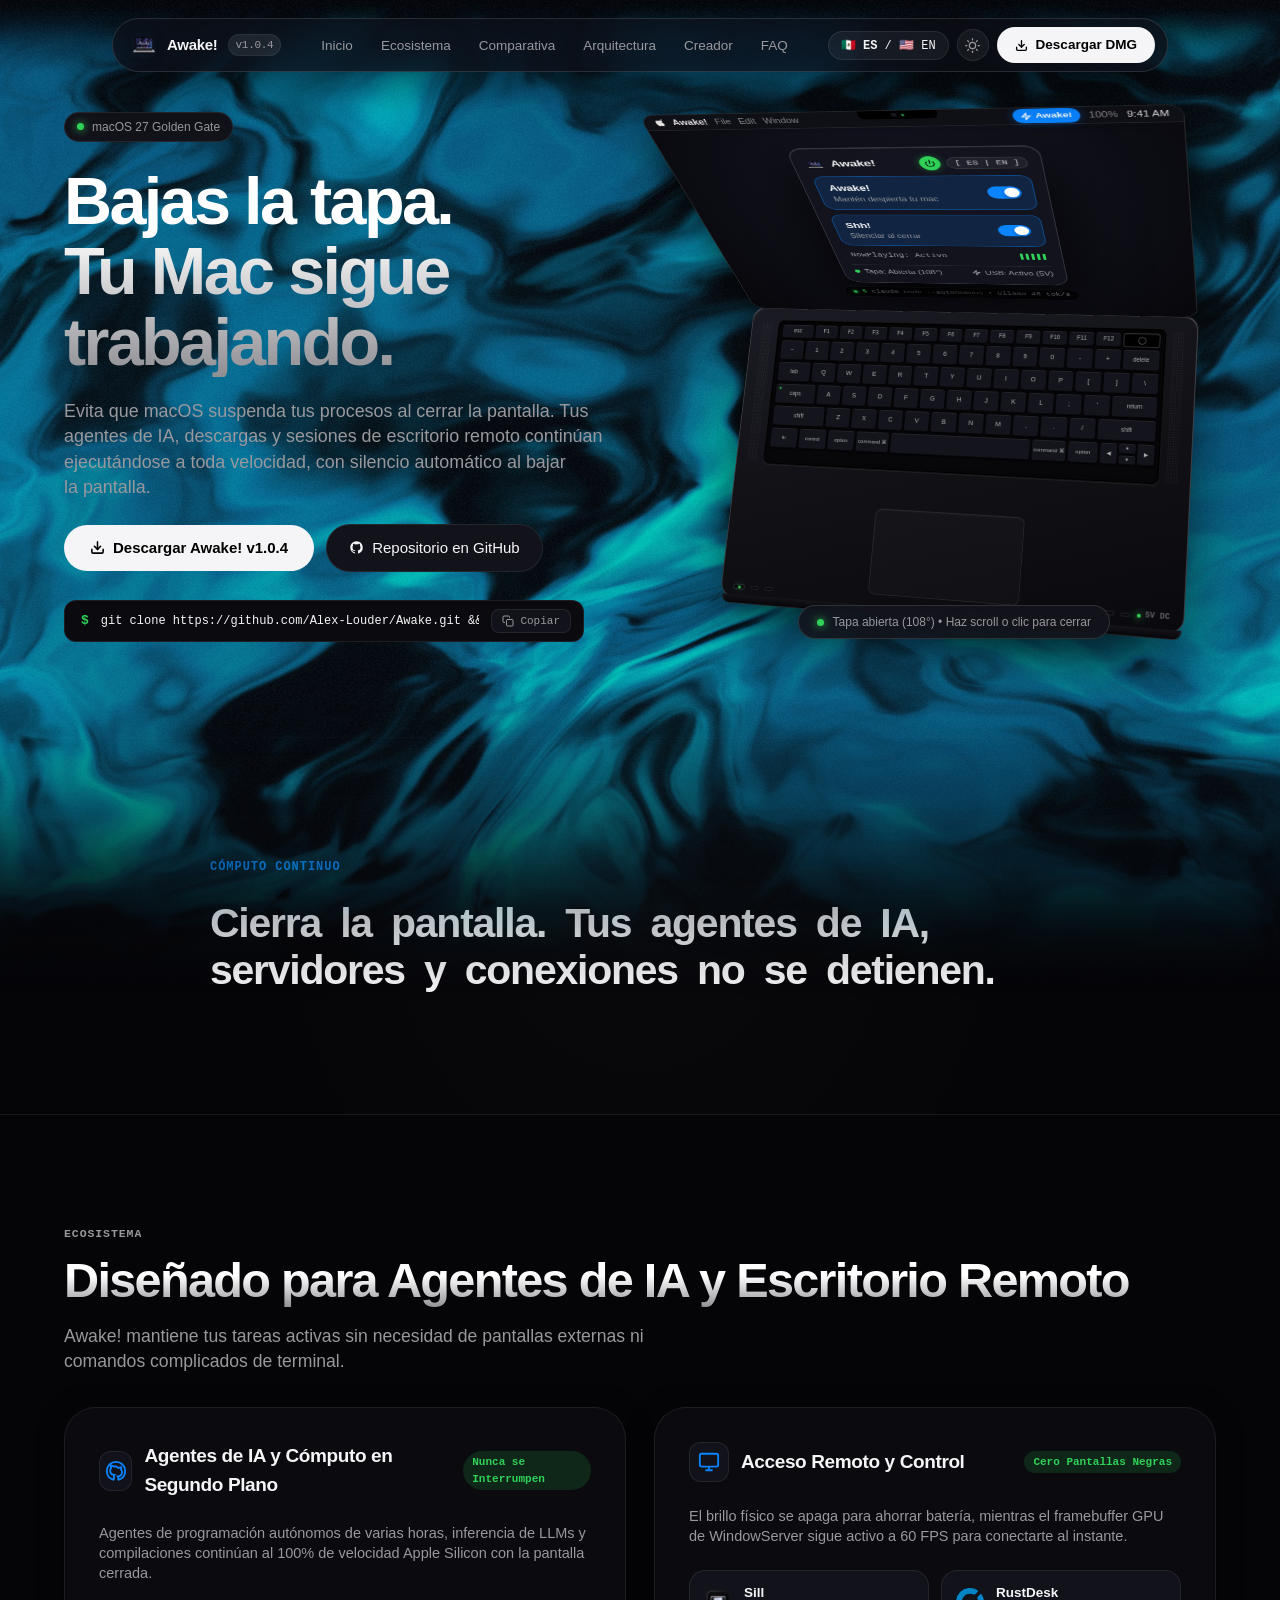
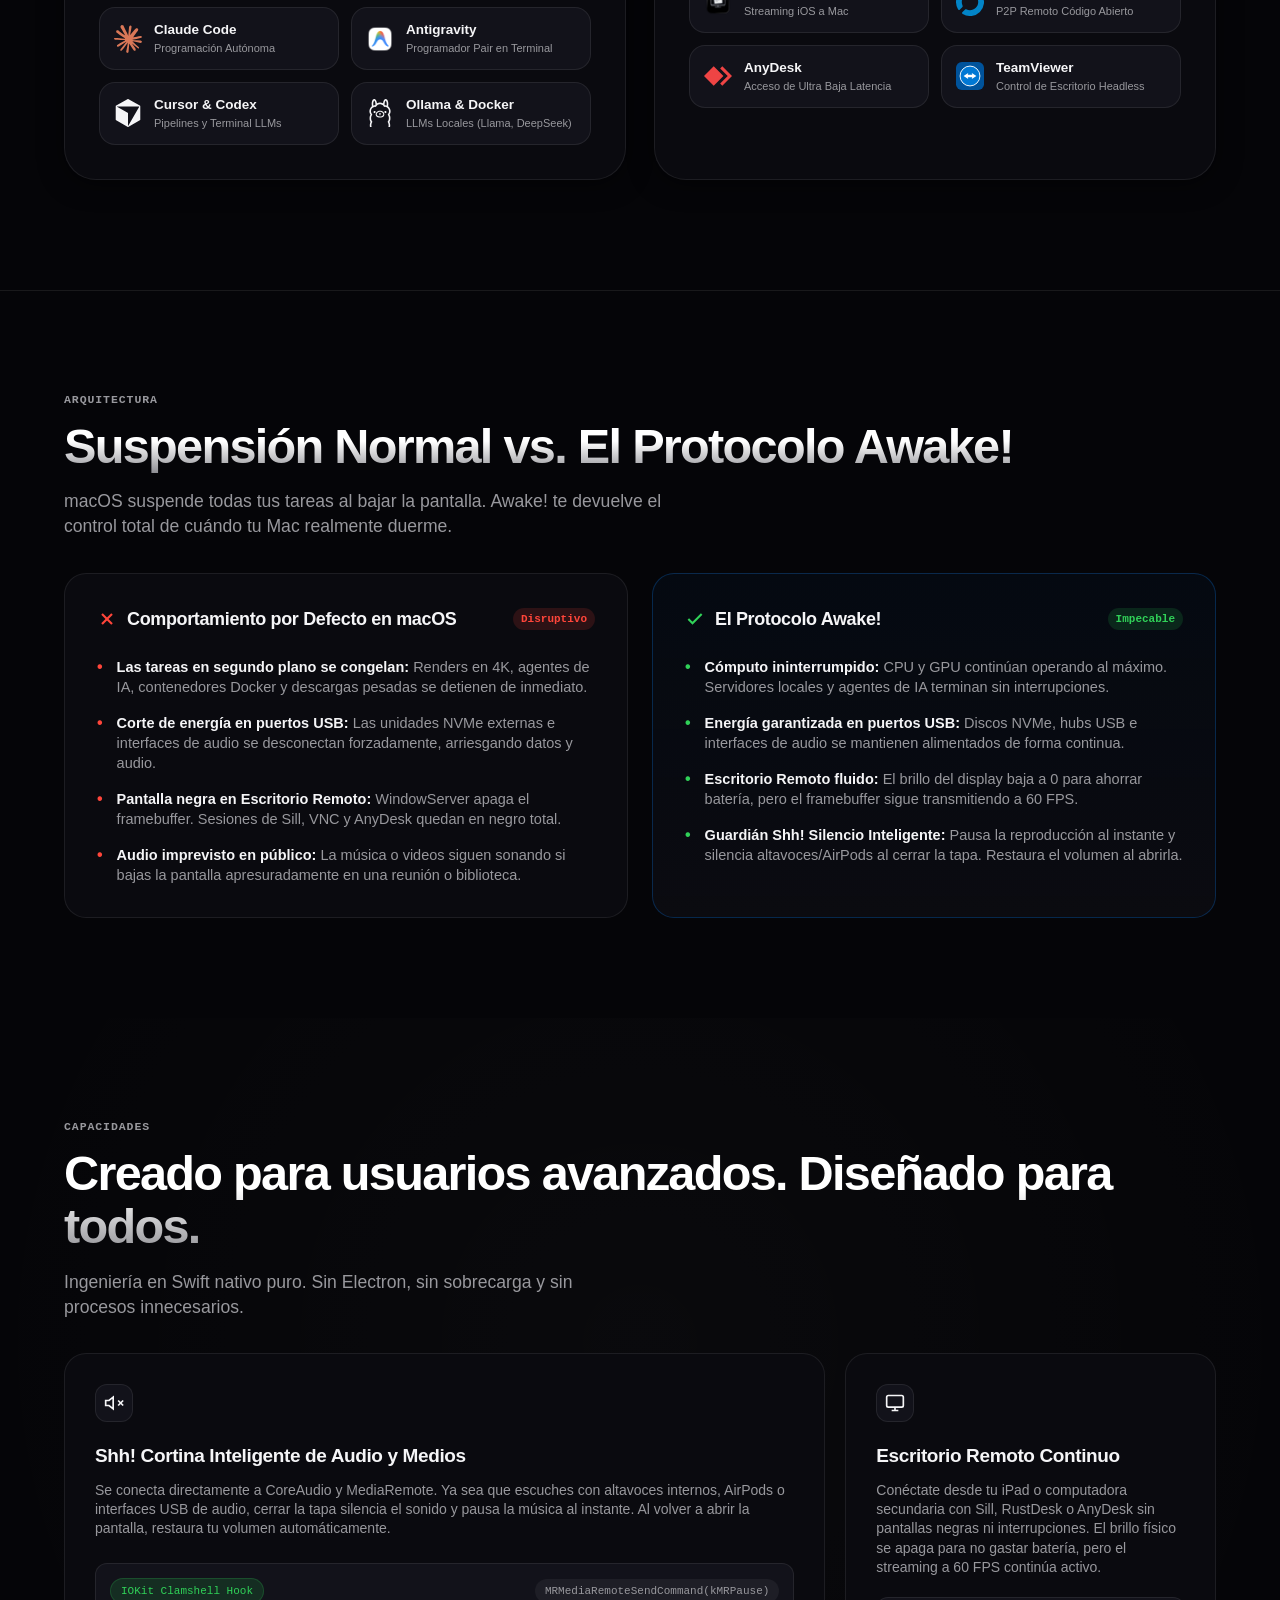
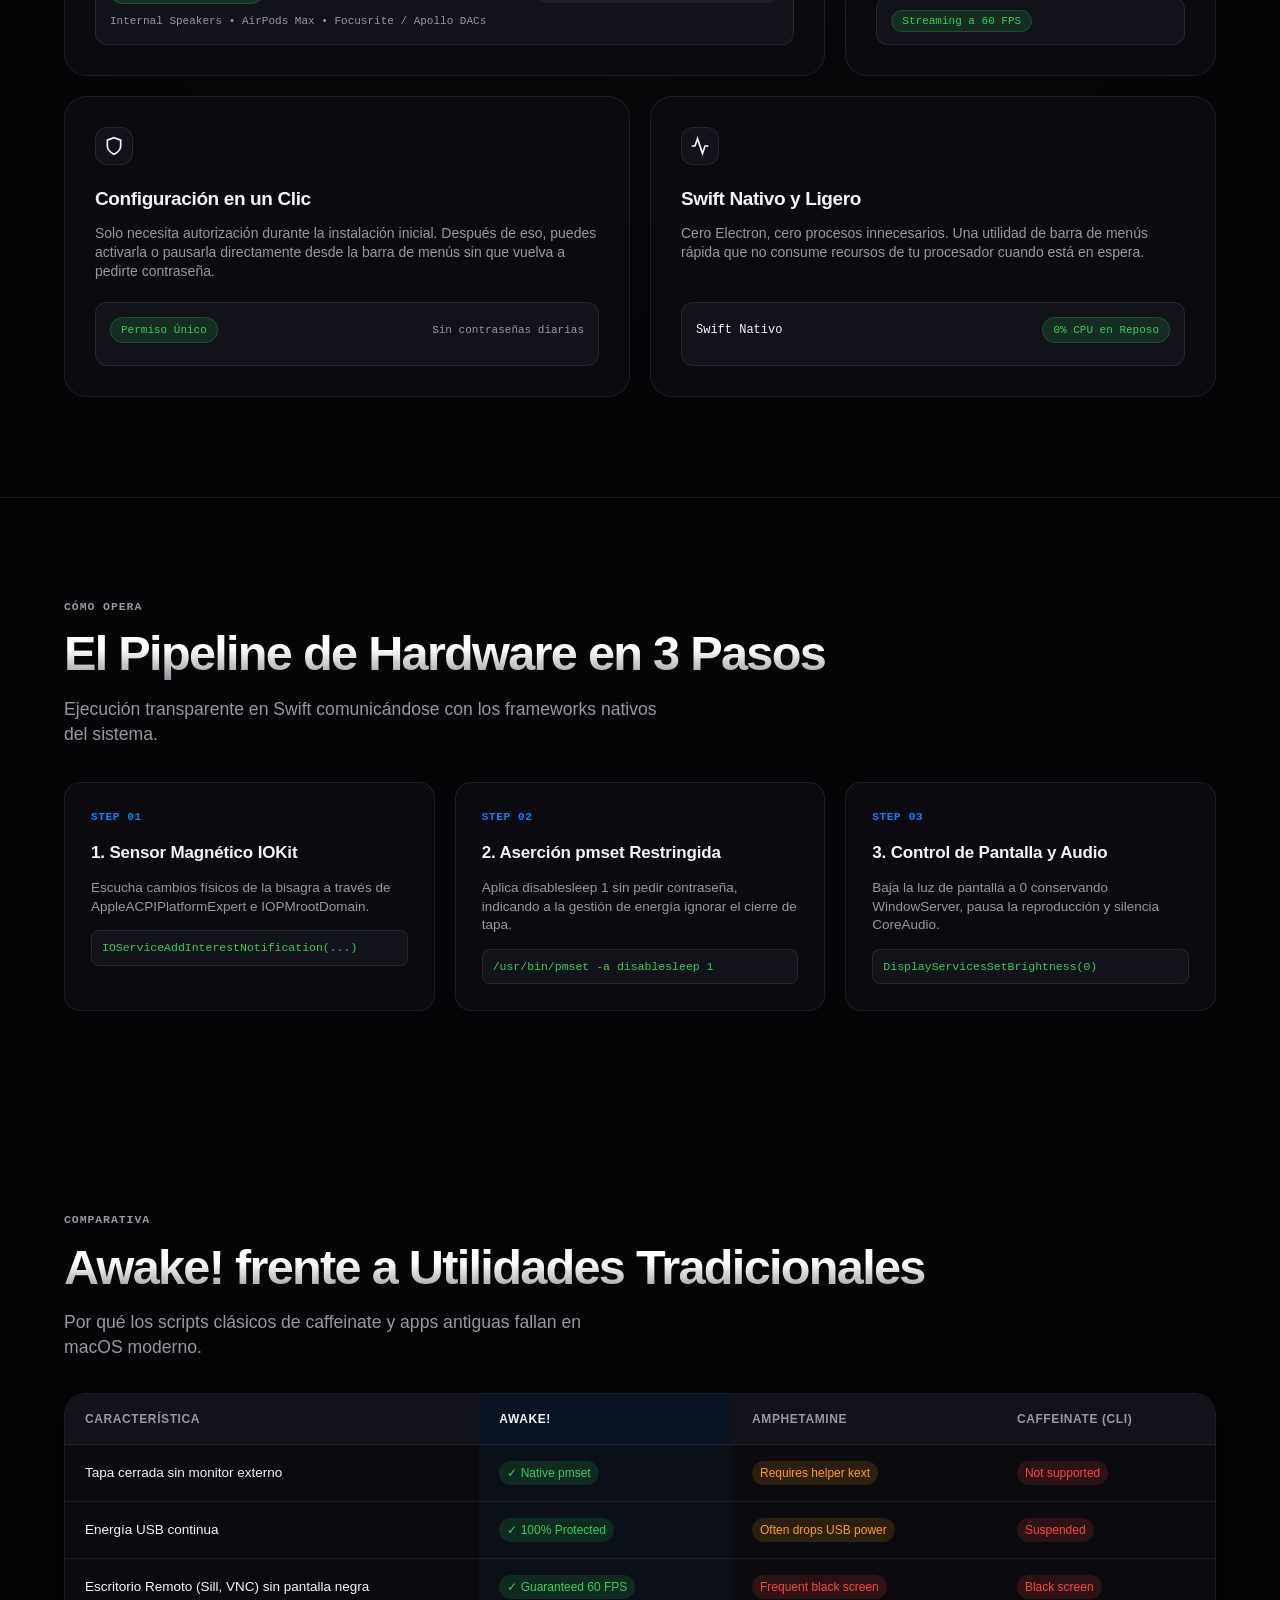
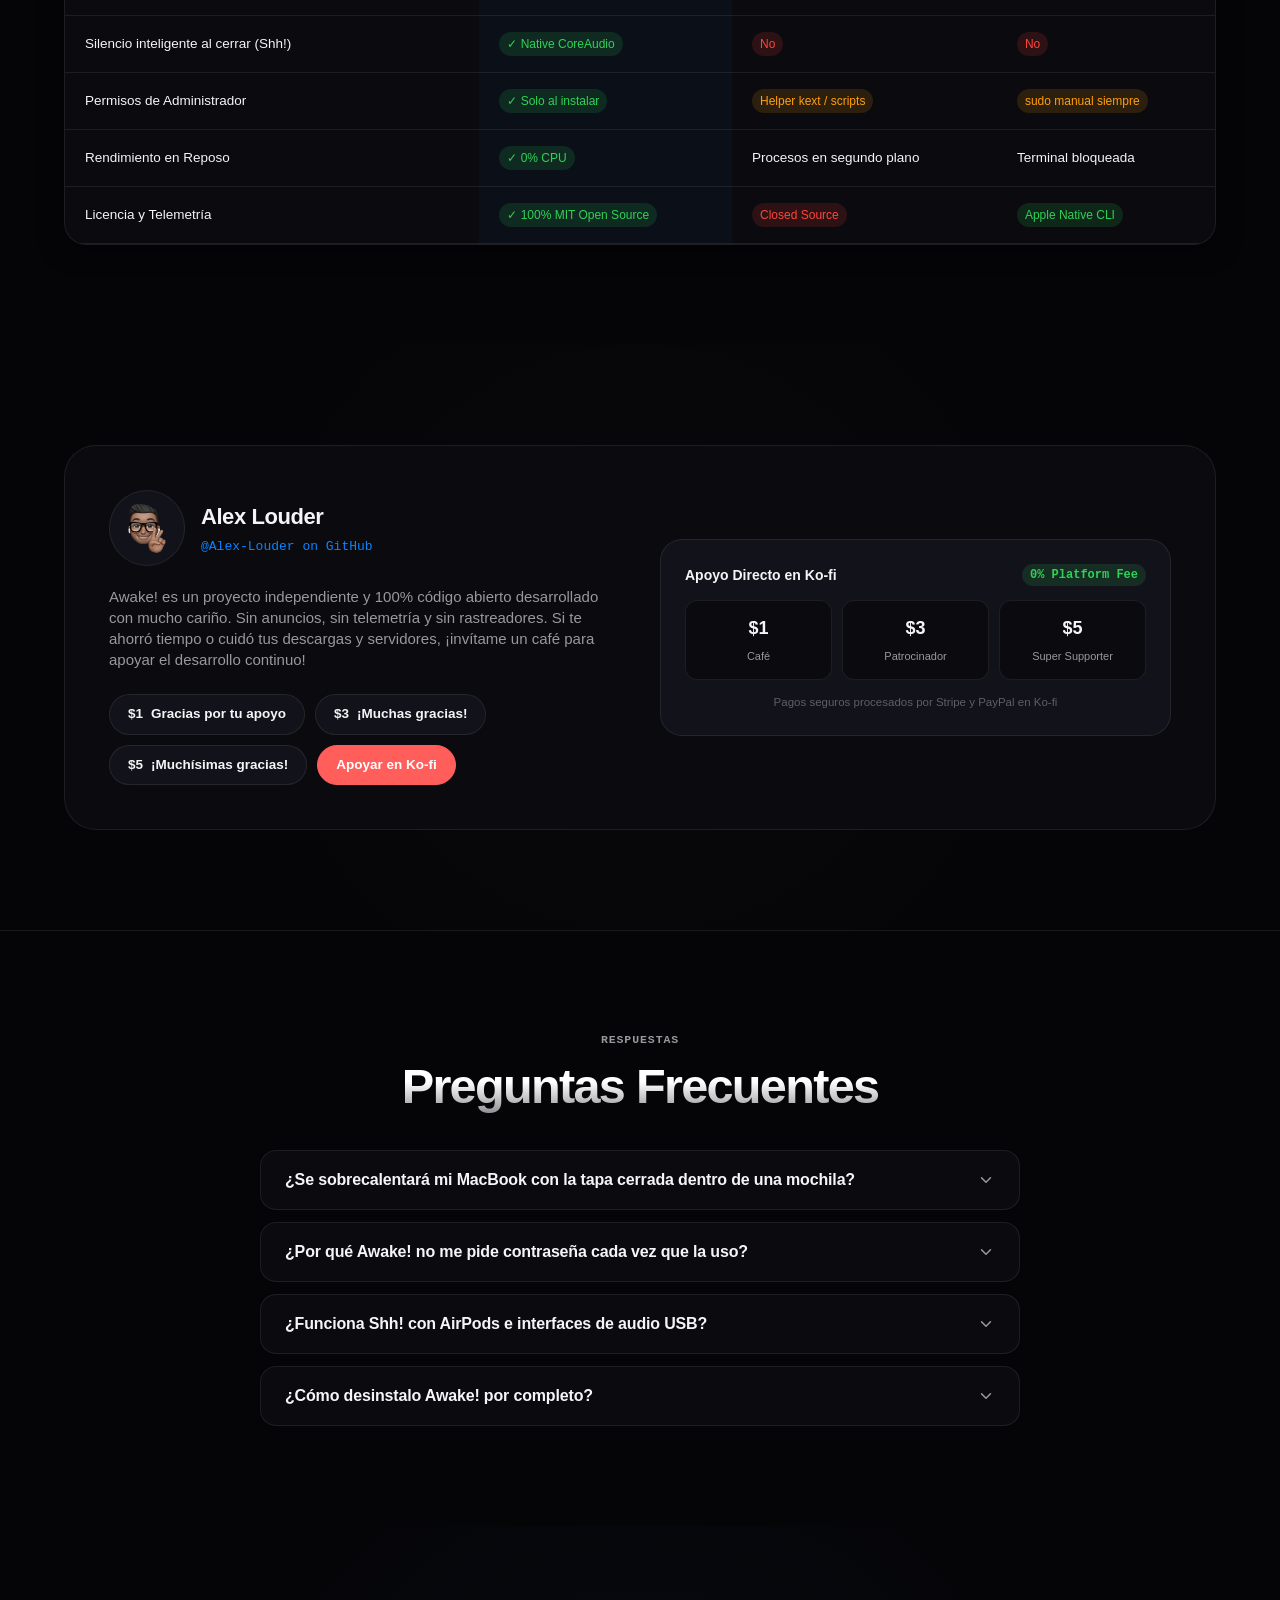
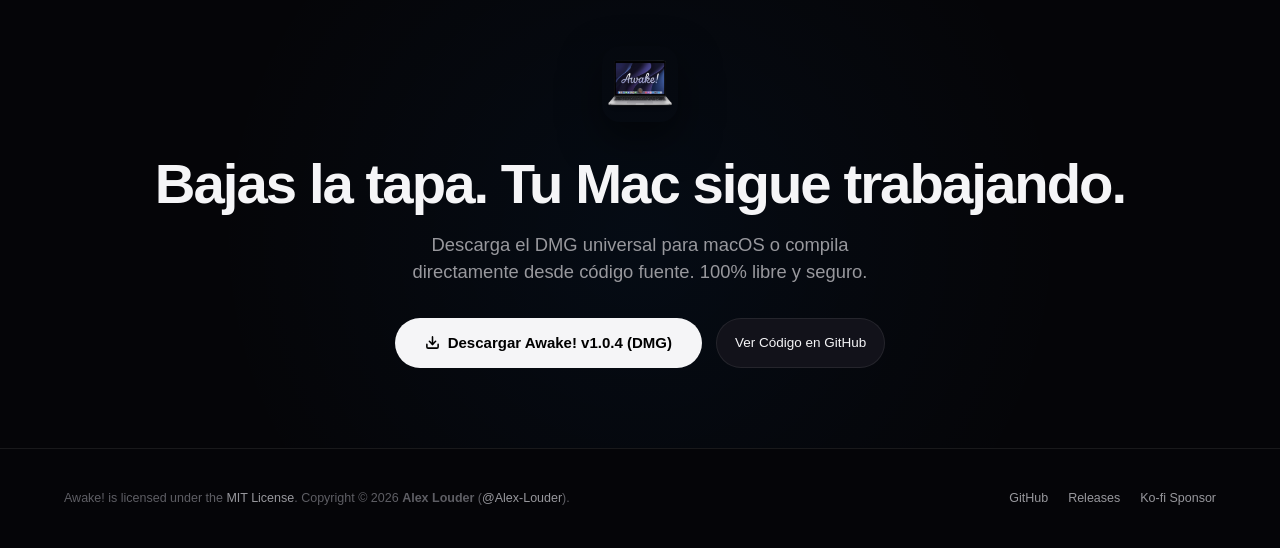
<file: docs/index.html>
<!DOCTYPE html>
<html lang="es" data-theme="dark">
<head>
  <meta charset="UTF-8">
  <meta name="viewport" content="width=device-width, initial-scale=1.0">
  <title>Awake! — Bajas la tapa. Tu Mac sigue trabajando.</title>
  <meta name="description" content="Utilidad nativa para macOS 27 Golden Gate. Mantén agentes de IA activos, unidades NVMe conectadas y escritorio remoto funcionando con la tapa cerrada.">
  <meta name="author" content="Alex Louder">

  <!-- Open Graph / Social Meta -->
  <meta property="og:type" content="website">
  <meta property="og:url" content="https://alex-louder.github.io/Awake/">
  <meta property="og:title" content="Awake! — Bajas la tapa. Tu Mac sigue trabajando.">
  <meta property="og:description" content="Mantén tu Mac funcionando con la pantalla cerrada. Cero pantallas negras, energía USB continua y silencio automático al cerrar.">
  <meta property="og:image" content="screenshots/app_icon.png">

  <!-- Twitter Meta -->
  <meta name="twitter:card" content="summary_large_image">
  <meta name="twitter:title" content="Awake! — Native macOS Sleep Prevention">
  <meta name="twitter:description" content="Lid down. Work goes on. Native macOS menu bar utility by Alex Louder.">
  <meta name="twitter:image" content="screenshots/app_icon.png">

  <!-- Favicons -->
  <link rel="icon" type="image/png" sizes="32x32" href="favicon-32x32.png">
  <link rel="icon" type="image/png" sizes="64x64" href="favicon.png">
  <link rel="apple-touch-icon" sizes="180x180" href="apple-touch-icon.png">

  <link rel="stylesheet" href="styles.css">

  <!-- Privacy-First Analytics (GoatCounter: Zero Cookies, Open Source) -->
  <script data-goatcounter="https://alexlouder.goatcounter.com/count"
          async src="//gc.zgo.at/count.js"></script>
</head>
<body>

  <!-- Accessible Skip Link -->
  <a href="#main-content" class="skip-link">Skip to main content</a>

  <!-- Floating Island Header (Apple Dynamic Island Style) -->
  <header class="nav-island-wrapper">
    <nav class="nav-island" aria-label="Main Navigation">
      <a href="#overview" class="brand-lockup">
        <img src="screenshots/app_icon.png" alt="Awake! Icon" class="brand-icon" width="26" height="26">
        <span>Awake!</span>
        <span class="brand-tag">v1.0.4</span>
      </a>

      <ul class="nav-links">
        <li><a href="#overview" class="nav-link" data-i18n="nav_overview">Overview</a></li>
        <li><a href="#ecosystem" class="nav-link" data-i18n="nav_ecosystem">Ecosystem</a></li>
        <li><a href="#comparison" class="nav-link" data-i18n="nav_comparison">Comparison</a></li>
        <li><a href="#architecture" class="nav-link" data-i18n="nav_architecture">Architecture</a></li>
        <li><a href="#creator" class="nav-link" data-i18n="nav_creator">Creator</a></li>
        <li><a href="#faq" class="nav-link" data-i18n="nav_faq">FAQ</a></li>
      </ul>

      <div class="nav-actions">
        <!-- Bilingual Switcher -->
        <button type="button" class="btn-lang" id="langToggleBtn" aria-label="Cambiar idioma a Inglés">
          <span id="langDisplay"><strong>🇲🇽 ES</strong> / 🇺🇸 EN</span>
        </button>

        <!-- Theme Switcher -->
        <button type="button" class="btn-icon" id="themeToggleBtn" aria-label="Toggle Dark / Light Mode">
          <svg width="15" height="15" viewBox="0 0 24 24" fill="none" stroke="currentColor" stroke-width="2" stroke-linecap="round" stroke-linejoin="round">
            <circle cx="12" cy="12" r="5"></circle>
            <line x1="12" y1="1" x2="12" y2="3"></line>
            <line x1="12" y1="21" x2="12" y2="23"></line>
            <line x1="4.22" y1="4.22" x2="5.64" y2="5.64"></line>
            <line x1="18.36" y1="18.36" x2="19.78" y2="19.78"></line>
            <line x1="1" y1="12" x2="3" y2="12"></line>
            <line x1="21" y1="12" x2="23" y2="12"></line>
            <line x1="4.22" y1="19.78" x2="5.64" y2="18.36"></line>
            <line x1="18.36" y1="5.64" x2="19.78" y2="4.22"></line>
          </svg>
        </button>

        <!-- Download DMG CTA -->
        <a href="https://github.com/Alex-Louder/Awake/releases/download/v1.0.4/Awake-v1.0.4.dmg" class="btn-primary">
          <svg width="13" height="13" viewBox="0 0 24 24" fill="none" stroke="currentColor" stroke-width="2.5" stroke-linecap="round" stroke-linejoin="round">
            <path d="M21 15v4a2 2 0 0 1-2 2H5a2 2 0 0 1-2-2v-4"></path>
            <polyline points="7 10 12 15 17 10"></polyline>
            <line x1="12" y1="15" x2="12" y2="3"></line>
          </svg>
          <span class="nav-btn-text" data-i18n="nav_download">Download DMG</span>
        </a>
      </div>
    </nav>
  </header>

  <main id="main-content">

    <!-- HERO SECTION: EDITORIAL COPY + 3D MACBOOK HARDWARE SIMULATOR -->
    <section class="hero-section" id="overview">
      <canvas id="auroraCanvas" class="aurora-flow-canvas" aria-hidden="true"></canvas>
      <div class="container">
        <div class="hero-grid">
          
          <!-- Editorial Copy Left -->
          <div class="hero-content">
            <div class="badge-tag">
              <span class="status-dot"></span>
              <span data-i18n="hero_badge">macOS 27 Golden Gate • Apple Silicon</span>
            </div>

            <h1 class="hero-title" data-i18n="hero_title">
              Bajas la tapa.<br>Tu Mac sigue trabajando.
            </h1>

            <p class="hero-desc" data-i18n="hero_desc">
              Evita que macOS suspenda tus tareas al cerrar la pantalla. Agentes de IA, compilaciones, descargas y sesiones de escritorio remoto continúan ejecutándose a máxima velocidad, con silencio automático al bajar la pantalla.
            </p>

            <div class="hero-cta-group">
              <a href="https://github.com/Alex-Louder/Awake/releases/download/v1.0.4/Awake-v1.0.4.dmg" class="btn-primary">
                <svg width="15" height="15" viewBox="0 0 24 24" fill="none" stroke="currentColor" stroke-width="2.5" stroke-linecap="round" stroke-linejoin="round">
                  <path d="M21 15v4a2 2 0 0 1-2 2H5a2 2 0 0 1-2-2v-4"></path>
                  <polyline points="7 10 12 15 17 10"></polyline>
                  <line x1="12" y1="15" x2="12" y2="3"></line>
                </svg>
                <span data-i18n="hero_cta_dmg">Descargar Awake! v1.0.4</span>
              </a>

              <a href="https://github.com/Alex-Louder/Awake" target="_blank" rel="noopener noreferrer" class="btn-secondary">
                <svg width="15" height="15" viewBox="0 0 24 24" fill="currentColor">
                  <path fill-rule="evenodd" clip-rule="evenodd" d="M12 2C6.477 2 2 6.484 2 12.017c0 4.425 2.865 8.18 6.839 9.504.5.092.682-.217.682-.483 0-.237-.008-.868-.013-1.703-2.782.605-3.369-1.343-3.369-1.343-.454-1.158-1.11-1.466-1.11-1.466-.908-.62.069-.608.069-.608 1.003.07 1.53 1.032 1.53 1.032.892 1.53 2.341 1.088 2.91.832.092-.647.35-1.088.636-1.338-2.22-.253-4.555-1.113-4.555-4.951 0-1.093.39-1.988 1.029-2.688-.103-.253-.446-1.272.098-2.65 0 0 .84-.27 2.75 1.026A9.564 9.564 0 0112 6.844c.85.004 1.705.115 2.504.337 1.909-1.296 2.747-1.027 2.747-1.027.546 1.379.202 2.398.1 2.651.64.7 1.028 1.595 1.028 2.688 0 3.848-2.339 4.695-4.566 4.943.359.309.678.92.678 1.855 0 1.338-.012 2.419-.012 2.747 0 .268.18.58.688.482A10.019 10.019 0 0022 12.017C22 6.484 17.522 2 12 2z"></path>
                </svg>
                <span data-i18n="hero_cta_github">Repositorio en GitHub</span>
              </a>
            </div>

            <!-- Terminal One-Liner Box -->
            <div class="terminal-bar">
              <span class="terminal-prompt">$</span>
              <code class="terminal-cmd" id="installCmd">git clone https://github.com/Alex-Louder/Awake.git && cd Awake && ./install.sh</code>
              <button type="button" class="terminal-copy-btn" id="copyCmdBtn" aria-label="Copiar comando">
                <svg width="12" height="12" viewBox="0 0 24 24" fill="none" stroke="currentColor" stroke-width="2" stroke-linecap="round" stroke-linejoin="round">
                  <rect x="9" y="9" width="13" height="13" rx="2" ry="2"></rect>
                  <path d="M5 15H4a2 2 0 0 1-2-2V4a2 2 0 0 1 2-2h9a2 2 0 0 1 2 2v1"></path>
                </svg>
                <span>Copiar</span>
              </button>
            </div>
          </div>

          <!-- Single Dominant 3D Floating MacBook Pro Mockup Stage (Anti-AI-Slop Hardware Presentation) -->
          <div class="hero-stage" id="heroStage">
            
            <!-- Virtual Floating Display HUD (Blooms when lid is closed: Headless 120Hz Stream + AI Inference) -->
            <div class="virtual-display-hud" id="virtualDisplayHud" role="region" aria-label="Virtual Display Telemetry HUD">
              <!-- Ethereal Telemetry Beam connecting closed Mac to HUD -->
              <div class="vd-beam" aria-hidden="true"></div>

              <div class="vd-header">
                <div class="vd-title-group">
                  <span class="vd-pulse-dot" aria-hidden="true"></span>
                  <div class="vd-title-stack">
                    <span class="vd-title" data-i18n="vd_title">Sill • iPad Pro Stream (120 Hz)</span>
                    <span class="vd-sub">Apple Silicon Framebuffer • Metal Headless</span>
                  </div>
                </div>
                <div class="vd-specs-pill">
                  <span class="vd-badge" data-i18n="vd_badge">120 FPS Activo</span>
                  <span class="vd-latency">3ms • ProMotion</span>
                </div>
              </div>

              <!-- Live Active Pipelines Grid -->
              <div class="vd-tasks-grid">
                <!-- 1. Sill Remote Display Stream -->
                <div class="vd-task-item">
                  <div class="vd-app-icon-wrap">
                    <img src="assets/logos/sill.png" alt="Sill" class="vd-app-icon" width="20" height="20">
                  </div>
                  <div class="vd-task-info">
                    <div class="vd-task-row">
                      <span class="vd-task-name">Sill Remote Display</span>
                      <span class="vd-live-chip">120 Hz</span>
                    </div>
                    <span class="vd-task-sub" data-i18n="vd_sill_status">Streaming activo a 120 Hz</span>
                  </div>
                </div>

                <!-- 2. Claude Code Autonomous Agent -->
                <div class="vd-task-item">
                  <div class="vd-app-icon-wrap icon-claude">
                    <svg viewBox="0 0 24 24" width="16" height="16" fill="currentColor">
                      <path d="M4 4h16c1.1 0 2 .9 2 2v12c0 1.1-.9 2-2 2H4c-1.1 0-2-.9-2-2V6c0-1.1.9-2 2-2zm2 4v2h4V8H6zm6 0v2h6V8h-6zm-6 4v2h8v-2H6zm10 0v2h2v-2h-2zm-10 4v2h5v-2H6zm7 0v2h5v-2h-5z"/>
                    </svg>
                  </div>
                  <div class="vd-task-info">
                    <div class="vd-task-row">
                      <span class="vd-task-name">Claude Code Session</span>
                      <span class="vd-gpu-chip">GPU 96%</span>
                    </div>
                    <span class="vd-task-sub">$ claude code --autonomous (Background)</span>
                  </div>
                </div>

                <!-- 3. Ollama Llama 3.3 Inference -->
                <div class="vd-task-item">
                  <div class="vd-app-icon-wrap icon-ollama">
                    <svg class="brand-chip-svg" viewBox="0 0 24 24" width="16" height="16" fill="currentColor">
                      <path d="M16.361 10.26a.894.894 0 0 0-.558.47l-.072.148.001.207c0 .193.004.217.059.353.076.193.152.312.291.448.24.238.51.3.872.205a.86.86 0 0 0 .517-.436.752.752 0 0 0 .08-.498c-.064-.453-.33-.782-.724-.897a1.06 1.06 0 0 0-.466 0zm-9.203.005c-.305.096-.533.32-.65.639a1.187 1.187 0 0 0-.06.52c.057.309.31.59.598.667.362.095.632.033.872-.205.14-.136.215-.255.291-.448.055-.136.059-.16.059-.353l.001-.207-.072-.148a.894.894 0 0 0-.565-.472 1.02 1.02 0 0 0-.474.007Zm4.184 2c-.131.071-.223.25-.195.383.031.143.157.288.353.407.105.063.112.072.117.136.004.038-.01.146-.029.243-.02.094-.036.194-.036.222.002.074.07.195.143.253.064.052.076.054.255.059.164.005.198.001.264-.03.169-.082.212-.234.15-.525-.052-.243-.042-.28.087-.355.137-.08.281-.219.324-.314a.365.365 0 0 0-.175-.48.394.394 0 0 0-.181-.033c-.126 0-.207.03-.355.124l-.085.053-.053-.032c-.219-.13-.259-.145-.391-.143a.396.396 0 0 0-.193.032zm.39-2.195c-.373.036-.475.05-.654.086-.291.06-.68.195-.951.328-.94.46-1.589 1.226-1.787 2.114-.04.176-.045.234-.045.53 0 .294.005.357.043.524.264 1.16 1.332 2.017 2.714 2.173.3.033 1.596.033 1.896 0 1.11-.125 2.064-.727 2.493-1.571.114-.226.169-.372.22-.602.039-.167.044-.23.044-.523 0-.297-.005-.355-.045-.531-.288-1.29-1.539-2.304-3.072-2.497a6.873 6.873 0 0 0-.855-.031zm.645.937a3.283 3.283 0 0 1 1.44.514c.223.148.537.458.671.662.166.251.26.508.303.82.02.143.01.251-.043.482-.08.345-.332.705-.672.957a3.115 3.115 0 0 1-.689.348c-.382.122-.632.144-1.525.138-.582-.006-.686-.01-.853-.042-.57-.107-1.022-.334-1.35-.68-.264-.28-.385-.535-.45-.946-.03-.192.025-.509.137-.776.136-.326.488-.73.836-.963.403-.269.934-.46 1.422-.512.187-.02.586-.02.773-.002zm-5.503-11a1.653 1.653 0 0 0-.683.298C5.617.74 5.173 1.666 4.985 2.819c-.07.436-.119 1.04-.119 1.503 0 .544.064 1.24.155 1.721.02.107.031.202.023.208a8.12 8.12 0 0 1-.187.152 5.324 5.324 0 0 0-.949 1.02 5.49 5.49 0 0 0-.94 2.339 6.625 6.625 0 0 0-.023 1.357c.091.78.325 1.438.727 2.04l.13.195-.037.064c-.269.452-.498 1.105-.605 1.732-.084.496-.095.629-.095 1.294 0 .67.009.803.088 1.266.095.555.288 1.143.503 1.534.071.128.243.393.264.407.007.003-.014.067-.046.141a7.405 7.405 0 0 0-.548 1.873c-.062.417-.071.552-.071.991 0 .56.031.832.148 1.279L3.42 24h1.478l-.05-.091c-.297-.552-.325-1.575-.068-2.597.117-.472.25-.819.498-1.296l.148-.29v-.177c0-.165-.003-.184-.057-.293a.915.915 0 0 0-.194-.25 1.74 1.74 0 0 1-.385-.543c-.424-.92-.506-2.286-.208-3.451.124-.486.329-.918.544-1.154a.787.787 0 0 0 .223-.531c0-.195-.07-.355-.224-.522a3.136 3.136 0 0 1-.817-1.729c-.14-.96.114-2.005.69-2.834.563-.814 1.353-1.336 2.237-1.475.199-.033.57-.028.776.01.226.04.367.028.512-.041.179-.085.268-.19.374-.431.093-.215.165-.333.36-.576.234-.29.46-.489.822-.729.413-.27.884-.467 1.352-.561.17-.035.25-.04.569-.04.319 0 .398.005.569.04a4.07 4.07 0 0 1 1.914.997c.117.109.398.457.488.602.034.057.095.177.132.267.105.241.195.346.374.43.14.068.286.082.503.045.343-.058.607-.053.943.016 1.144.23 2.14 1.173 2.581 2.437.385 1.108.276 2.267-.296 3.153-.097.15-.193.27-.333.419-.301.322-.301.722-.001 1.053.493.539.801 1.866.708 3.036-.062.772-.26 1.463-.533 1.854a2.096 2.096 0 0 1-.224.258.916.916 0 0 0-.194.25c-.054.109-.057.128-.057.293v.178l.148.29c.248.476.38.823.498 1.295.253 1.008.231 2.01-.059 2.581a.845.845 0 0 0-.044.098c0 .006.329.009.732.009h.73l.02-.074.036-.134c.019-.076.057-.3.088-.516.029-.217.029-1.016 0-1.258-.11-.875-.295-1.57-.597-2.226-.032-.074-.053-.138-.046-.141.008-.005.057-.074.108-.152.376-.569.607-1.284.724-2.228.031-.26.031-1.378 0-1.628-.083-.645-.182-1.082-.348-1.525a6.083 6.083 0 0 0-.329-.7l-.038-.064.131-.194c.402-.604.636-1.262.727-2.04a6.625 6.625 0 0 0-.024-1.358 5.512 5.512 0 0 0-.939-2.339 5.325 5.325 0 0 0-.95-1.02 8.097 8.097 0 0 1-.186-.152.692.692 0 0 1 .023-.208c.208-1.087.201-2.443-.017-3.503-.19-.924-.535-1.658-.98-2.082-.354-.338-.716-.482-1.15-.455-.996.059-1.8 1.205-2.116 3.01a6.805 6.805 0 0 0-.097.726c0 .036-.007.066-.015.066a.96.96 0 0 1-.149-.078A4.857 4.857 0 0 0 12 3.03c-.832 0-1.687.243-2.456.698a.958.958 0 0 1-.148.078c-.008 0-.015-.03-.015-.066a6.71 6.71 0 0 0-.097-.725C8.997 1.392 8.337.319 7.46.048a2.096 2.096 0 0 0-.585-.041Zm.293 1.402c.248.197.523.759.682 1.388.03.113.06.244.069.292.007.047.026.152.041.233.067.365.098.76.102 1.24l.002.475-.12.175-.118.178h-.278c-.324 0-.646.041-.954.124l-.238.06c-.033.007-.038-.003-.057-.144a8.438 8.438 0 0 1 .016-2.323c.124-.788.413-1.501.696-1.711.067-.05.079-.049.157.013zm9.825-.012c.17.126.358.46.498.888.28.854.36 2.028.212 3.145-.019.14-.024.151-.057.144l-.238-.06a3.693 3.693 0 0 0-.954-.124h-.278l-.119-.178-.119-.175.002-.474c.004-.669.066-1.19.214-1.772.157-.623.434-1.185.68-1.382.078-.062.09-.063.159-.012z"/>
                    </svg>
                  </div>
                  <div class="vd-task-info">
                    <div class="vd-task-row">
                      <span class="vd-task-name">Ollama • Llama 3.3 (70B)</span>
                      <span class="vd-tok-chip">48 tok/s</span>
                    </div>
                    <span class="vd-task-sub" data-i18n="vd_ollama_status">Generando a 48 tok/s</span>
                  </div>
                </div>

                <!-- 4. Active Bus & Peripheral Hardware -->
                <div class="vd-task-item">
                  <div class="vd-app-icon-wrap icon-hardware">
                    <svg viewBox="0 0 24 24" width="16" height="16" fill="none" stroke="currentColor" stroke-width="2">
                      <polygon points="13 2 3 14 12 14 11 22 21 10 12 10 13 2"></polygon>
                    </svg>
                  </div>
                  <div class="vd-task-info">
                    <div class="vd-task-row">
                      <span class="vd-task-name">Hardware Bus Power</span>
                      <span class="vd-usb-chip">USB 5V DC</span>
                    </div>
                    <span class="vd-task-sub" data-i18n="vd_footer_usb">Wi-Fi D0: Conectado</span>
                  </div>
                </div>
              </div>

              <!-- Telemetry Status Strip -->
              <div class="vd-footer">
                <span class="vd-stat-badge"><span class="stat-dot green"></span><strong data-i18n="vd_footer_screen">Pantalla física: 0% brillo</strong></span>
                <span class="vd-stat-badge"><span class="stat-dot blue"></span><strong data-i18n="vd_footer_shh">Audio: Protegido (AirPods)</strong></span>
                <span class="vd-stat-badge"><span class="stat-dot green"></span><strong>Zero Throttling</strong></span>
              </div>
            </div>

            <!-- Single Dominant 3D Floating MacBook Pro Assembly -->
            <div class="macbook-3d-scene" id="macbook3DScene">
              <div class="macbook-rig" id="macbookRig" title="Haz clic o haz scroll para cerrar o abrir la pantalla">
                
                <!-- Realistic Floor Contact & Specular Shadow Plane -->
                <div class="macbook-shadow"></div>
                <div class="macbook-ground-reflection"></div>

                <!-- MacBook Base Chassis (CNC Unibody Space Black) -->
                <div class="macbook-base" id="macbookModel">
                  
                  <!-- Unibody Thickness & Edge Profile -->
                  <div class="base-thickness-rim"></div>

                  <!-- Side Hardware Ports & Status Indicators -->
                  <div class="ports-left" id="portLeft">
                    <div class="port-magsafe" title="MagSafe 3"><span class="port-led"></span></div>
                    <div class="port-tb4" title="Thunderbolt 4 / USB4"></div>
                    <div class="port-tb4" title="Thunderbolt 4 / USB4"></div>
                  </div>
                  <div class="ports-right" id="portRight">
                    <div class="port-hdmi" title="HDMI 2.1"></div>
                    <div class="port-tb4" title="Thunderbolt 4 / USB4"></div>
                    <div class="port-status-led active" id="portStatusLed" title="Active 5V Continuous Bus Power">
                      <span class="port-led"></span>
                      <span class="port-led-label">5V DC</span>
                    </div>
                  </div>

                  <!-- Laser Micro-Perforated Speaker Grilles -->
                  <div class="speaker-grille left"></div>
                  <div class="speaker-grille right"></div>

                  <!-- Recessed Magic Keyboard Well -->
                  <div class="keyboard-well">
                    <div class="keyboard-grid">
                      <!-- Row 0: Full-Height Function Keys & Touch ID -->
                      <div class="k-row f-row">
                        <span class="k-cap k-esc">esc</span>
                        <span class="k-cap k-f"><span class="k-sub">F1</span></span>
                        <span class="k-cap k-f"><span class="k-sub">F2</span></span>
                        <span class="k-cap k-f"><span class="k-sub">F3</span></span>
                        <span class="k-cap k-f"><span class="k-sub">F4</span></span>
                        <span class="k-cap k-f"><span class="k-sub">F5</span></span>
                        <span class="k-cap k-f"><span class="k-sub">F6</span></span>
                        <span class="k-cap k-f"><span class="k-sub">F7</span></span>
                        <span class="k-cap k-f"><span class="k-sub">F8</span></span>
                        <span class="k-cap k-f"><span class="k-sub">F9</span></span>
                        <span class="k-cap k-f"><span class="k-sub">F10</span></span>
                        <span class="k-cap k-f"><span class="k-sub">F11</span></span>
                        <span class="k-cap k-f"><span class="k-sub">F12</span></span>
                        <span class="k-cap k-touchid" title="Touch ID Sensor"><span class="touchid-ring"></span></span>
                      </div>

                      <!-- Row 1: Numbers -->
                      <div class="k-row n-row">
                        <span class="k-cap">~</span>
                        <span class="k-cap">1</span>
                        <span class="k-cap">2</span>
                        <span class="k-cap">3</span>
                        <span class="k-cap">4</span>
                        <span class="k-cap">5</span>
                        <span class="k-cap">6</span>
                        <span class="k-cap">7</span>
                        <span class="k-cap">8</span>
                        <span class="k-cap">9</span>
                        <span class="k-cap">0</span>
                        <span class="k-cap">-</span>
                        <span class="k-cap">+</span>
                        <span class="k-cap k-del">delete</span>
                      </div>

                      <!-- Row 2: QWERTY -->
                      <div class="k-row q-row">
                        <span class="k-cap k-tab">tab</span>
                        <span class="k-cap">Q</span><span class="k-cap">W</span><span class="k-cap">E</span><span class="k-cap">R</span><span class="k-cap">T</span><span class="k-cap">Y</span><span class="k-cap">U</span><span class="k-cap">I</span><span class="k-cap">O</span><span class="k-cap">P</span>
                        <span class="k-cap">[</span><span class="k-cap">]</span><span class="k-cap">\</span>
                      </div>

                      <!-- Row 3: ASDF -->
                      <div class="k-row a-row">
                        <span class="k-cap k-caps"><span class="caps-led"></span>caps</span>
                        <span class="k-cap">A</span><span class="k-cap">S</span><span class="k-cap">D</span><span class="k-cap">F</span><span class="k-cap">G</span><span class="k-cap">H</span><span class="k-cap">J</span><span class="k-cap">K</span><span class="k-cap">L</span>
                        <span class="k-cap">;</span><span class="k-cap">'</span>
                        <span class="k-cap k-ret">return</span>
                      </div>

                      <!-- Row 4: ZXCV -->
                      <div class="k-row z-row">
                        <span class="k-cap k-shift">shift</span>
                        <span class="k-cap">Z</span><span class="k-cap">X</span><span class="k-cap">C</span><span class="k-cap">V</span><span class="k-cap">B</span><span class="k-cap">N</span><span class="k-cap">M</span>
                        <span class="k-cap">,</span><span class="k-cap">.</span><span class="k-cap">/</span>
                        <span class="k-cap k-shift-r">shift</span>
                      </div>

                      <!-- Row 5: Modifiers & Inverted-T Arrows -->
                      <div class="k-row b-row">
                        <span class="k-cap k-mod">fn</span>
                        <span class="k-cap k-mod">control</span>
                        <span class="k-cap k-mod">option</span>
                        <span class="k-cap k-cmd">command ⌘</span>
                        <span class="k-cap k-space"></span>
                        <span class="k-cap k-cmd">command ⌘</span>
                        <span class="k-cap k-mod">option</span>
                        <div class="k-arrow-cluster">
                          <span class="k-cap k-arr">◀</span>
                          <div class="k-arr-col">
                            <span class="k-cap k-arr-half">▲</span>
                            <span class="k-cap k-arr-half">▼</span>
                          </div>
                          <span class="k-cap k-arr">▶</span>
                        </div>
                      </div>
                    </div>
                  </div>

                  <!-- Force Touch Glass Trackpad -->
                  <div class="trackpad">
                    <div class="trackpad-rim"></div>
                  </div>

                  <!-- Ergonomic Thumb Scoop -->
                  <div class="thumb-scoop"></div>

                  <!-- Hinged Display Lid Assembly (Attached to rear edge, rotates 108° -> 0°) -->
                  <div class="macbook-lid" id="macbookLidAssembly">
                    
                    <!-- Outer Shell (Space Black Aluminum + Polished Apple Logo) - Visible when closed -->
                    <div class="lid-shell-back">
                      <div class="lid-back-surface">
                        <svg class="lid-apple-logo" viewBox="0 0 170 170" aria-label="Apple">
                          <defs>
                            <linearGradient id="appleSpecular" x1="0%" y1="0%" x2="100%" y2="100%">
                              <stop offset="0%" stop-color="#ffffff" stop-opacity="0.95"/>
                              <stop offset="45%" stop-color="#b8bcc8" stop-opacity="0.8"/>
                              <stop offset="70%" stop-color="#eef2fa" stop-opacity="0.95"/>
                              <stop offset="100%" stop-color="#8a90a0" stop-opacity="0.75"/>
                            </linearGradient>
                          </defs>
                          <path fill="url(#appleSpecular)" d="M150.37 130.25c-2.45 5.66-5.35 10.87-8.71 15.66-4.58 6.53-8.33 11.05-11.22 13.56-4.48 4.12-9.28 6.23-14.42 6.35-3.69 0-8.14-1.05-13.32-3.18-5.19-2.12-9.97-3.17-14.34-3.17-4.58 0-9.49 1.05-14.75 3.17-5.26 2.13-9.5 3.24-12.74 3.35-4.35.13-9.16-1.9-14.42-6.08-3.7-3.04-7.66-7.79-11.91-14.24-5.63-8.62-10.08-18.42-13.34-29.41-3.26-10.99-4.89-21.68-4.89-32.07 0-14.28 3.59-26.06 10.77-35.34 7.18-9.28 16.32-13.98 27.42-14.11 4.58 0 9.83 1.25 15.76 3.75 5.93 2.5 9.77 3.81 11.53 3.93 1.48-.26 5.51-1.63 12.09-4.11 6.58-2.48 12.16-3.52 16.74-3.13 12.87 1.01 22.84 5.88 29.91 14.6-11.45 6.94-17.06 16.48-16.83 28.62.24 9.54 3.97 17.51 11.19 23.91 4.12 3.65 8.91 6.3 14.37 7.95-2.03 6.07-4.32 12.06-6.87 17.97zM119.22 33.56c0-6.72 2.45-13.14 7.34-18.25 4.89-5.11 11.02-8.58 18.39-10.41.22 1.48.33 2.82.33 4.02 0 6.64-2.58 13.06-7.74 18.27-5.16 5.21-11.27 8.65-18.32 10.33v-3.96z"/>
                        </svg>
                      </div>
                    </div>

                    <!-- Inner Liquid Retina XDR Display (Bezel, Notch, macOS Menu Bar, Awake! Popover UI) -->
                    <div class="lid-screen-inside">
                      
                      <!-- Thin Screen Bezel & Camera Notch -->
                      <div class="macbook-camera-notch">
                        <div class="macbook-camera-lens"></div>
                        <span class="notch-indicator-led"></span>
                      </div>

                      <!-- macOS Menu Bar -->
                      <div class="macbook-menubar">
                        <div class="menubar-left">
                          <svg class="apple-logo" viewBox="0 0 170 170"><path d="M150.37 130.25c-2.45 5.66-5.35 10.87-8.71 15.66-4.58 6.53-8.33 11.05-11.22 13.56-4.48 4.12-9.28 6.23-14.42 6.35-3.69 0-8.14-1.05-13.32-3.18-5.19-2.12-9.97-3.17-14.34-3.17-4.58 0-9.49 1.05-14.75 3.17-5.26 2.13-9.5 3.24-12.74 3.35-4.35.13-9.16-1.9-14.42-6.08-3.7-3.04-7.66-7.79-11.91-14.24-5.63-8.62-10.08-18.42-13.34-29.41-3.26-10.99-4.89-21.68-4.89-32.07 0-14.28 3.59-26.06 10.77-35.34 7.18-9.28 16.32-13.98 27.42-14.11 4.58 0 9.83 1.25 15.76 3.75 5.93 2.5 9.77 3.81 11.53 3.93 1.48-.26 5.51-1.63 12.09-4.11 6.58-2.48 12.16-3.52 16.74-3.13 12.87 1.01 22.84 5.88 29.91 14.6-11.45 6.94-17.06 16.48-16.83 28.62.24 9.54 3.97 17.51 11.19 23.91 4.12 3.65 8.91 6.3 14.37 7.95-2.03 6.07-4.32 12.06-6.87 17.97zM119.22 33.56c0-6.72 2.45-13.14 7.34-18.25 4.89-5.11 11.02-8.58 18.39-10.41.22 1.48.33 2.82.33 4.02 0 6.64-2.58 13.06-7.74 18.27-5.16 5.21-11.27 8.65-18.32 10.33v-3.96z"/></svg>
                          <span class="menubar-title">Awake!</span>
                          <span class="menubar-item">File</span>
                          <span class="menubar-item">Edit</span>
                          <span class="menubar-item">Window</span>
                        </div>
                        <div class="menubar-right">
                          <div class="menubar-awake-pill active" id="menuBarIcon" title="Toggle Awake!">
                            <svg width="10" height="10" viewBox="0 0 24 24" fill="none" stroke="currentColor" stroke-width="2.5">
                              <polygon points="13 2 3 14 12 14 11 22 21 10 12 10 13 2"></polygon>
                            </svg>
                            <span>Awake!</span>
                          </div>
                          <span class="menubar-item">100%</span>
                          <span class="menubar-clock">9:41 AM</span>
                        </div>
                      </div>

                      <!-- Liquid Retina XDR Screen Canvas -->
                      <div class="macbook-screen-canvas" id="macbookScreenCanvas">
                        <!-- Power-Save 0% Backlight Dimmer -->
                        <div class="screen-sleep-overlay" id="screenSleepOverlay"></div>
                        
                        <!-- Crisp Native Awake! Control Center Popover -->
                        <div class="awake-hud-card" id="hudCard">
                          <div class="hud-header">
                            <div class="hud-title-lockup">
                              <img src="screenshots/app_icon.png" alt="Awake! Icon" class="hud-icon" width="20" height="20">
                              <span class="hud-app-name">Awake!</span>
                            </div>
                            <div class="hud-actions">
                              <button type="button" class="hud-power-btn active" id="simPowerBtn" title="Launch at Login (Active)">
                                <svg width="11" height="11" viewBox="0 0 24 24" fill="none" stroke="currentColor" stroke-width="2.5" stroke-linecap="round" stroke-linejoin="round">
                                  <path d="M18.36 6.64a9 9 0 1 1-12.73 0"></path>
                                  <line x1="12" y1="2" x2="12" y2="12"></line>
                                </svg>
                              </button>
                              <button type="button" class="hud-lang-toggle" id="simLangToggle">[ ES | EN ]</button>
                            </div>
                          </div>

                          <div class="hud-capsule active" id="simAwakeCapsule" title="Toggle Awake!">
                            <div class="capsule-info">
                              <span class="capsule-label" data-i18n="capsule_awake_label">Awake!</span>
                              <span class="capsule-sub" data-i18n="capsule_awake_sub">Mantén despierta tu mac</span>
                            </div>
                            <div class="hud-switch"></div>
                          </div>

                          <div class="hud-capsule active" id="simShhCapsule" title="Toggle Shh!">
                            <div class="capsule-info">
                              <span class="capsule-label" data-i18n="capsule_shh_label">Shh!</span>
                              <span class="capsule-sub" data-i18n="capsule_shh_sub">Silenciar al cerrar</span>
                            </div>
                            <div class="hud-switch"></div>
                          </div>

                          <div class="hud-waveform-row" id="simWaveformRow">
                            <span data-i18n="hud_audio_label">NowPlaying: Activo</span>
                            <div class="waveform-bars">
                              <span class="waveform-bar"></span><span class="waveform-bar"></span><span class="waveform-bar"></span><span class="waveform-bar"></span><span class="waveform-bar"></span>
                            </div>
                          </div>

                          <div class="hud-status-strip">
                            <div class="hud-status-item">
                              <span class="indicator-circle" id="simLidDot"></span>
                              <span id="simLidStatusText" data-i18n="hud_lid_open">Tapa: Abierta (108°)</span>
                            </div>
                            <div class="hud-status-item">
                              <svg width="10" height="10" viewBox="0 0 24 24" fill="none" stroke="currentColor" stroke-width="2.5"><polygon points="13 2 3 14 12 14 11 22 21 10 12 10 13 2"></polygon></svg>
                              <span id="simUsbStatusText" data-i18n="hud_usb_active">USB: Activo (5V)</span>
                            </div>
                          </div>
                        </div>

                        <!-- Inside Screen Live Terminal Status Strip -->
                        <div class="screen-terminal-pill">
                          <span class="term-status-dot"></span>
                          <span class="term-code-snippet"><span class="t-green">$</span> claude code --autonomous &bull; Ollama 48 tok/s</span>
                        </div>

                      </div>
                    </div>
                  </div>

                </div>
              </div>
            </div>

            <!-- Minimalist Studio Scroll/Click Hint Badge -->
            <div class="clamshell-status-badge" id="clamshellStatusBadge" title="Haz clic o haz scroll para cerrar o abrir la pantalla">
              <span class="clamshell-badge-dot" id="clamshellBadgeDot"></span>
              <span id="clamshellBadgeText" data-i18n="clamshell_badge_open">Tapa abierta (108°) • Haz scroll o clic para cerrar</span>
            </div>

          </div>

        </div>
      </div>
    </section>

    <!-- MANDATORY TAGLINE REVEAL (APPLE KEYNOTE B11 WITH GUARANTEED SPACING) -->
    <section class="tagline-section">
      <div class="container">
        <div class="tagline-container">
          <div class="tagline-eyebrow" data-i18n="tagline_eyebrow">The Clamshell Problem Solved</div>
          <p class="tagline-text" id="taglineBox">
            <!-- Words dynamically injected with spacing by script.js -->
            Engineered for developers, creators, and remote teams who refuse to let a closed hinge interrupt a single server, render, or download.
          </p>
        </div>
      </div>
    </section>

    <!-- ECOSYSTEM SHOWCASE: BACKGROUND AI AGENTS & REMOTE DESKTOP WORKFLOWS -->
    <section class="ecosystem-section" id="ecosystem">
      <div class="container">
        <div class="section-label" data-i18n="eco_badge">Ecosystem</div>
        <h2 class="section-title" data-i18n="eco_title">Engineered for Background AI & Remote Workflows</h2>
        <p class="section-sub" data-i18n="eco_sub">
          Awake! was designed specifically for developers running long compute tasks and creators accessing their Mac from anywhere.
        </p>

        <div class="ecosystem-dual-column">
          
          <!-- Column 1: Background AI Agents & Compute -->
          <div class="ecosystem-group-card t-panel-slide t-spring-card">
            <div class="group-header">
              <div class="group-title-lockup">
                <div class="group-icon-badge">
                  <svg width="22" height="22" viewBox="0 0 24 24" fill="none" stroke="currentColor" stroke-width="2"><path d="M12 2a10 10 0 0 1 10 10c0 4.42-2.87 8.17-6.84 9.5-.5.08-.66-.23-.66-.5v-1.69c0-.5-.18-.94-.5-1.28 2.22-.25 4.56-1.11 4.56-4.93 0-1.09-.39-1.98-1.03-2.68.1-.25.45-1.27-.1-2.64 0 0-.84-.27-2.75 1.02A9.58 9.58 0 0 0 12 6.8c-.85 0-1.7.11-2.5.33-1.91-1.29-2.75-1.02-2.75-1.02-.55 1.37-.2 2.39-.1 2.64-.64.7-1.03 1.6-1.03 2.68 0 3.84 2.34 4.68 4.57 4.93-.4.36-.5.98-.5 1.69V21c0 .27-.16.59-.67.5C4.87 20.17 2 16.42 2 12A10 10 0 0 1 12 2z"></path></svg>
                </div>
                <h3 class="group-title" data-i18n="eco_ai_title">Background AI Agents & Compute</h3>
              </div>
              <span class="group-badge" data-i18n="eco_ai_badge">Never Interrupted</span>
            </div>

            <p class="group-desc" data-i18n="eco_ai_desc">
              Multi-hour coding agents, LLM inference, local model fine-tuning, and overnight batch builds continue at 100% Apple Silicon speed with your screen closed.
            </p>

            <div class="app-items-grid">
              <!-- Claude -->
              <div class="app-chip">
                <div class="app-chip-icon">
                  <img src="assets/logos/claude.svg" alt="Claude Code" width="28" height="28">
                </div>
                <div class="app-chip-info">
                  <span class="app-chip-name">Claude Code</span>
                  <span class="app-chip-role" data-i18n="app_claude_role">Programación Autónoma</span>
                </div>
              </div>

              <!-- Antigravity -->
              <div class="app-chip">
                <div class="app-chip-icon">
                  <img src="assets/logos/antigravity.png" alt="Antigravity" width="28" height="28">
                </div>
                <div class="app-chip-info">
                  <span class="app-chip-name">Antigravity</span>
                  <span class="app-chip-role" data-i18n="app_agy_role">Pair Programming Agentic</span>
                </div>
              </div>

              <!-- Codex / Cursor -->
              <div class="app-chip">
                <div class="app-chip-icon">
                  <svg class="brand-chip-svg" viewBox="0 0 24 24" width="26" height="26" fill="currentColor" role="img" aria-label="Cursor">
                    <title>Cursor</title>
                    <path d="M11.503.131 1.891 5.678a.84.84 0 0 0-.42.726v11.188c0 .3.162.575.42.724l9.609 5.55a1 1 0 0 0 .998 0l9.61-5.55a.84.84 0 0 0 .42-.724V6.404a.84.84 0 0 0-.42-.726L12.497.131a1.01 1.01 0 0 0-.996 0M2.657 6.338h18.55c.263 0 .43.287.297.515L12.23 22.918c-.062.107-.229.064-.229-.06V12.335a.59.59 0 0 0-.295-.51l-9.11-5.257c-.109-.063-.064-.23.061-.23"/>
                  </svg>
                </div>
                <div class="app-chip-info">
                  <span class="app-chip-name">Cursor & Codex</span>
                  <span class="app-chip-role" data-i18n="app_codex_role">Compilación y Terminal LLMs</span>
                </div>
              </div>

              <!-- Ollama & Docker -->
              <div class="app-chip">
                <div class="app-chip-icon">
                  <svg class="brand-chip-svg" viewBox="0 0 24 24" width="26" height="26" fill="currentColor" role="img" aria-label="Ollama">
                    <title>Ollama</title>
                    <path d="M16.361 10.26a.894.894 0 0 0-.558.47l-.072.148.001.207c0 .193.004.217.059.353.076.193.152.312.291.448.24.238.51.3.872.205a.86.86 0 0 0 .517-.436.752.752 0 0 0 .08-.498c-.064-.453-.33-.782-.724-.897a1.06 1.06 0 0 0-.466 0zm-9.203.005c-.305.096-.533.32-.65.639a1.187 1.187 0 0 0-.06.52c.057.309.31.59.598.667.362.095.632.033.872-.205.14-.136.215-.255.291-.448.055-.136.059-.16.059-.353l.001-.207-.072-.148a.894.894 0 0 0-.565-.472 1.02 1.02 0 0 0-.474.007Zm4.184 2c-.131.071-.223.25-.195.383.031.143.157.288.353.407.105.063.112.072.117.136.004.038-.01.146-.029.243-.02.094-.036.194-.036.222.002.074.07.195.143.253.064.052.076.054.255.059.164.005.198.001.264-.03.169-.082.212-.234.15-.525-.052-.243-.042-.28.087-.355.137-.08.281-.219.324-.314a.365.365 0 0 0-.175-.48.394.394 0 0 0-.181-.033c-.126 0-.207.03-.355.124l-.085.053-.053-.032c-.219-.13-.259-.145-.391-.143a.396.396 0 0 0-.193.032zm.39-2.195c-.373.036-.475.05-.654.086-.291.06-.68.195-.951.328-.94.46-1.589 1.226-1.787 2.114-.04.176-.045.234-.045.53 0 .294.005.357.043.524.264 1.16 1.332 2.017 2.714 2.173.3.033 1.596.033 1.896 0 1.11-.125 2.064-.727 2.493-1.571.114-.226.169-.372.22-.602.039-.167.044-.23.044-.523 0-.297-.005-.355-.045-.531-.288-1.29-1.539-2.304-3.072-2.497a6.873 6.873 0 0 0-.855-.031zm.645.937a3.283 3.283 0 0 1 1.44.514c.223.148.537.458.671.662.166.251.26.508.303.82.02.143.01.251-.043.482-.08.345-.332.705-.672.957a3.115 3.115 0 0 1-.689.348c-.382.122-.632.144-1.525.138-.582-.006-.686-.01-.853-.042-.57-.107-1.022-.334-1.35-.68-.264-.28-.385-.535-.45-.946-.03-.192.025-.509.137-.776.136-.326.488-.73.836-.963.403-.269.934-.46 1.422-.512.187-.02.586-.02.773-.002zm-5.503-11a1.653 1.653 0 0 0-.683.298C5.617.74 5.173 1.666 4.985 2.819c-.07.436-.119 1.04-.119 1.503 0 .544.064 1.24.155 1.721.02.107.031.202.023.208a8.12 8.12 0 0 1-.187.152 5.324 5.324 0 0 0-.949 1.02 5.49 5.49 0 0 0-.94 2.339 6.625 6.625 0 0 0-.023 1.357c.091.78.325 1.438.727 2.04l.13.195-.037.064c-.269.452-.498 1.105-.605 1.732-.084.496-.095.629-.095 1.294 0 .67.009.803.088 1.266.095.555.288 1.143.503 1.534.071.128.243.393.264.407.007.003-.014.067-.046.141a7.405 7.405 0 0 0-.548 1.873c-.062.417-.071.552-.071.991 0 .56.031.832.148 1.279L3.42 24h1.478l-.05-.091c-.297-.552-.325-1.575-.068-2.597.117-.472.25-.819.498-1.296l.148-.29v-.177c0-.165-.003-.184-.057-.293a.915.915 0 0 0-.194-.25 1.74 1.74 0 0 1-.385-.543c-.424-.92-.506-2.286-.208-3.451.124-.486.329-.918.544-1.154a.787.787 0 0 0 .223-.531c0-.195-.07-.355-.224-.522a3.136 3.136 0 0 1-.817-1.729c-.14-.96.114-2.005.69-2.834.563-.814 1.353-1.336 2.237-1.475.199-.033.57-.028.776.01.226.04.367.028.512-.041.179-.085.268-.19.374-.431.093-.215.165-.333.36-.576.234-.29.46-.489.822-.729.413-.27.884-.467 1.352-.561.17-.035.25-.04.569-.04.319 0 .398.005.569.04a4.07 4.07 0 0 1 1.914.997c.117.109.398.457.488.602.034.057.095.177.132.267.105.241.195.346.374.43.14.068.286.082.503.045.343-.058.607-.053.943.016 1.144.23 2.14 1.173 2.581 2.437.385 1.108.276 2.267-.296 3.153-.097.15-.193.27-.333.419-.301.322-.301.722-.001 1.053.493.539.801 1.866.708 3.036-.062.772-.26 1.463-.533 1.854a2.096 2.096 0 0 1-.224.258.916.916 0 0 0-.194.25c-.054.109-.057.128-.057.293v.178l.148.29c.248.476.38.823.498 1.295.253 1.008.231 2.01-.059 2.581a.845.845 0 0 0-.044.098c0 .006.329.009.732.009h.73l.02-.074.036-.134c.019-.076.057-.3.088-.516.029-.217.029-1.016 0-1.258-.11-.875-.295-1.57-.597-2.226-.032-.074-.053-.138-.046-.141.008-.005.057-.074.108-.152.376-.569.607-1.284.724-2.228.031-.26.031-1.378 0-1.628-.083-.645-.182-1.082-.348-1.525a6.083 6.083 0 0 0-.329-.7l-.038-.064.131-.194c.402-.604.636-1.262.727-2.04a6.625 6.625 0 0 0-.024-1.358 5.512 5.512 0 0 0-.939-2.339 5.325 5.325 0 0 0-.95-1.02 8.097 8.097 0 0 1-.186-.152.692.692 0 0 1 .023-.208c.208-1.087.201-2.443-.017-3.503-.19-.924-.535-1.658-.98-2.082-.354-.338-.716-.482-1.15-.455-.996.059-1.8 1.205-2.116 3.01a6.805 6.805 0 0 0-.097.726c0 .036-.007.066-.015.066a.96.96 0 0 1-.149-.078A4.857 4.857 0 0 0 12 3.03c-.832 0-1.687.243-2.456.698a.958.958 0 0 1-.148.078c-.008 0-.015-.03-.015-.066a6.71 6.71 0 0 0-.097-.725C8.997 1.392 8.337.319 7.46.048a2.096 2.096 0 0 0-.585-.041Zm.293 1.402c.248.197.523.759.682 1.388.03.113.06.244.069.292.007.047.026.152.041.233.067.365.098.76.102 1.24l.002.475-.12.175-.118.178h-.278c-.324 0-.646.041-.954.124l-.238.06c-.033.007-.038-.003-.057-.144a8.438 8.438 0 0 1 .016-2.323c.124-.788.413-1.501.696-1.711.067-.05.079-.049.157.013zm9.825-.012c.17.126.358.46.498.888.28.854.36 2.028.212 3.145-.019.14-.024.151-.057.144l-.238-.06a3.693 3.693 0 0 0-.954-.124h-.278l-.119-.178-.119-.175.002-.474c.004-.669.066-1.19.214-1.772.157-.623.434-1.185.68-1.382.078-.062.09-.063.159-.012z"/>
                  </svg>
                </div>
                <div class="app-chip-info">
                  <span class="app-chip-name">Ollama & Docker</span>
                  <span class="app-chip-role" data-i18n="app_ollama_role">LLMs Locales (Llama, DeepSeek)</span>
                </div>
              </div>
            </div>
          </div>

          <!-- Column 2: Remote Desktop & Control -->
          <div class="ecosystem-group-card t-panel-slide t-spring-card">
            <div class="group-header">
              <div class="group-title-lockup">
                <div class="group-icon-badge">
                  <svg width="22" height="22" viewBox="0 0 24 24" fill="none" stroke="currentColor" stroke-width="2"><rect x="2" y="3" width="20" height="14" rx="2"></rect><line x1="8" y1="21" x2="16" y2="21"></line><line x1="12" y1="17" x2="12" y2="21"></line></svg>
                </div>
                <h3 class="group-title" data-i18n="eco_remote_title">Remote Access & Control</h3>
              </div>
              <span class="group-badge" data-i18n="eco_remote_badge">Zero Black Screens</span>
            </div>

            <p class="group-desc" data-i18n="eco_remote_desc">
              Your physical screen backlight drops to zero to save energy, while the macOS WindowServer GPU framebuffer stays active at 60 FPS. Connect anytime from any device.
            </p>

            <div class="app-items-grid">
              <!-- Sills -->
              <div class="app-chip">
                <div class="app-chip-icon">
                  <img src="assets/logos/sill.png" alt="Sill" width="28" height="28">
                </div>
                <div class="app-chip-info">
                  <span class="app-chip-name">Sill</span>
                  <span class="app-chip-role" data-i18n="app_sills_role">Mobile iOS to Mac Stream</span>
                </div>
              </div>

              <!-- RustDesk -->
              <div class="app-chip">
                <div class="app-chip-icon">
                  <img src="assets/logos/rustdesk.svg" alt="RustDesk" width="28" height="28">
                </div>
                <div class="app-chip-info">
                  <span class="app-chip-name">RustDesk</span>
                  <span class="app-chip-role" data-i18n="app_rustdesk_role">Open Source Remote P2P</span>
                </div>
              </div>

              <!-- AnyDesk -->
              <div class="app-chip">
                <div class="app-chip-icon">
                  <img src="assets/logos/anydesk.svg" alt="AnyDesk" width="28" height="28">
                </div>
                <div class="app-chip-info">
                  <span class="app-chip-name">AnyDesk</span>
                  <span class="app-chip-role" data-i18n="app_anydesk_role">Ultra-Low Latency Access</span>
                </div>
              </div>

              <!-- TeamViewer -->
              <div class="app-chip">
                <div class="app-chip-icon">
                  <img src="assets/logos/teamviewer.svg" alt="TeamViewer" width="28" height="28">
                </div>
                <div class="app-chip-info">
                  <span class="app-chip-name">TeamViewer</span>
                  <span class="app-chip-role" data-i18n="app_tv_role">Headless Desktop Control</span>
                </div>
              </div>
            </div>
          </div>

        </div>
      </div>
    </section>

    <!-- THE CLAMSHELL TRAP: PROBLEM VS AWAKE PROTOCOL -->
    <section class="duel-section" id="duel">
      <div class="container">
        <div class="section-label" data-i18n="duel_badge">Architecture</div>
        <h2 class="section-title" data-i18n="duel_title">The Clamshell Trap vs. The Awake! Protocol</h2>
        <p class="section-sub" data-i18n="duel_sub">
          macOS assumes that closing your laptop means you have stopped working. Awake! gives you back total control.
        </p>

        <div class="duel-grid">
          <!-- The Trap -->
          <div class="duel-card t-panel-slide t-spring-card">
            <div class="duel-header">
              <div class="duel-title-lockup">
                <svg width="20" height="20" viewBox="0 0 24 24" fill="none" stroke="currentColor" stroke-width="2.5" class="duel-bullet" style="color: var(--accent-red);"><line x1="18" y1="6" x2="6" y2="18"></line><line x1="6" y1="6" x2="18" y2="18"></line></svg>
                <span data-i18n="trap_title">Default macOS Behavior</span>
              </div>
              <span class="duel-badge bad" data-i18n="trap_badge">Disruptive</span>
            </div>

            <ul class="duel-list">
              <li class="duel-item bad">
                <span class="duel-bullet">•</span>
                <div class="duel-item-text">
                  <strong data-i18n="trap_1_b">Background tasks freeze:</strong>
                  <span data-i18n="trap_1_t"> 4K video renders, Docker containers, database migrations, and large downloads halt immediately.</span>
                </div>
              </li>
              <li class="duel-item bad">
                <span class="duel-bullet">•</span>
                <div class="duel-item-text">
                  <strong data-i18n="trap_2_b">USB bus power cut:</strong>
                  <span data-i18n="trap_2_t"> External SSDs and audio interfaces abruptly disconnect, risking file corruption and audio glitches.</span>
                </div>
              </li>
              <li class="duel-item bad">
                <span class="duel-bullet">•</span>
                <div class="duel-item-text">
                  <strong data-i18n="trap_3_b">Remote Desktop black screens:</strong>
                  <span data-i18n="trap_3_t"> WindowServer kills the display framebuffer. Remote sessions via Sills, VNC, and RustDesk go dark.</span>
                </div>
              </li>
              <li class="duel-item bad">
                <span class="duel-bullet">•</span>
                <div class="duel-item-text">
                  <strong data-i18n="trap_4_b">Audio blares in public:</strong>
                  <span data-i18n="trap_4_t"> Podcasts, music, or videos keep playing if you lower the lid quickly in quiet rooms.</span>
                </div>
              </li>
            </ul>
          </div>

          <!-- The Awake Protocol -->
          <div class="duel-card awake-card t-panel-slide t-spring-card">
            <div class="duel-header">
              <div class="duel-title-lockup">
                <svg width="20" height="20" viewBox="0 0 24 24" fill="none" stroke="currentColor" stroke-width="2.5" class="duel-bullet" style="color: var(--accent-green);"><polyline points="20 6 9 17 4 12"></polyline></svg>
                <span data-i18n="awake_protocol_title">The Awake! Protocol</span>
              </div>
              <span class="duel-badge good" data-i18n="awake_protocol_badge">Seamless</span>
            </div>

            <ul class="duel-list">
              <li class="duel-item good">
                <span class="duel-bullet">•</span>
                <div class="duel-item-text">
                  <strong data-i18n="awake_1_b">Uninterrupted compute:</strong>
                  <span data-i18n="awake_1_t"> CPU and GPU continue operating at full capacity. Local servers and renders finish without stopping.</span>
                </div>
              </li>
              <li class="duel-item good">
                <span class="duel-bullet">•</span>
                <div class="duel-item-text">
                  <strong data-i18n="awake_2_b">Guaranteed USB bus power:</strong>
                  <span data-i18n="awake_2_t"> External NVMe drives, USB hubs, and audio DACs (Focusrite, Apollo) stay continuously powered.</span>
                </div>
              </li>
              <li class="duel-item good">
                <span class="duel-bullet">•</span>
                <div class="duel-item-text">
                  <strong data-i18n="awake_3_b">Crystal-clear Remote Desktop:</strong>
                  <span data-i18n="awake_3_t"> Screen brightness drops to zero to save battery, but GPU framebuffer streams at 60 FPS.</span>
                </div>
              </li>
              <li class="duel-item good">
                <span class="duel-bullet">•</span>
                <div class="duel-item-text">
                  <strong data-i18n="awake_4_b">Shh! Auto-Mute Guardian:</strong>
                  <span data-i18n="awake_4_t"> Instantly pauses playback and mutes speakers/AirPods on lid shut. Restores volume on open.</span>
                </div>
              </li>
            </ul>
          </div>
        </div>
      </div>
    </section>

    <!-- ASYMMETRIC BENTO GRID -->
    <section class="bento-section" id="architecture">
      <div class="container">
        <div class="section-label" data-i18n="bento_badge">Capabilities</div>
        <h2 class="section-title" data-i18n="bento_title">Built for power users. Refined for everyone.</h2>
        <p class="section-sub" data-i18n="bento_sub">
          Engineered in pure native Swift. No Electron, no Chromium overhead, and no background daemons when idle.
        </p>

        <div class="bento-grid">
          <!-- Bento 1: Shh Audio -->
          <div class="bento-card bento-span-8 t-panel-slide t-spring-card">
            <div>
              <div class="bento-icon-badge">
                <svg width="20" height="20" viewBox="0 0 24 24" fill="none" stroke="currentColor" stroke-width="2"><polygon points="11 5 6 9 2 9 2 15 6 15 11 19 11 5"></polygon><line x1="23" y1="9" x2="17" y2="15"></line><line x1="17" y1="9" x2="23" y2="15"></line></svg>
              </div>
              <h3 class="bento-card-title" data-i18n="bento_shh_title">Shh! Smart Audio & Media Curtain</h3>
              <p class="bento-card-desc" data-i18n="bento_shh_desc">
                Hooks directly into macOS CoreAudio and MediaRemote. Whether you listen via internal speakers, AirPods, or an external USB audio interface, closing the lid mutes sound instantly and pauses playback. It seamlessly restores your previous volume when you open the lid.
              </p>
            </div>
            <div class="bento-demo-box">
              <div class="demo-split-row">
                <span class="demo-pill active">IOKit Clamshell Hook</span>
                <span class="demo-pill mono">MRMediaRemoteSendCommand(kMRPause)</span>
              </div>
              <span style="color: var(--text-secondary); font-size: 11px;">Internal Speakers • AirPods Max • Focusrite / Apollo DACs</span>
            </div>
          </div>

          <!-- Bento 2: Remote Desktop -->
          <div class="bento-card bento-span-4 t-panel-slide t-spring-card">
            <div>
              <div class="bento-icon-badge">
                <svg width="20" height="20" viewBox="0 0 24 24" fill="none" stroke="currentColor" stroke-width="2"><rect x="2" y="3" width="20" height="14" rx="2"></rect><line x1="8" y1="21" x2="16" y2="21"></line><line x1="12" y1="17" x2="12" y2="21"></line></svg>
              </div>
              <h3 class="bento-card-title" data-i18n="bento_remote_title">Escritorio Remoto Continuo</h3>
              <p class="bento-card-desc" data-i18n="bento_remote_desc">
                Conéctate desde tu iPad o computadora secundaria con Sill, RustDesk o AnyDesk sin pantallas negras. El brillo físico se apaga para no gastar batería, pero el sistema sigue transmitiendo a 60 FPS.
              </p>
            </div>
            <div class="bento-demo-box">
              <span class="demo-pill active">Streaming a 60 FPS</span>
            </div>
          </div>

          <!-- Bento 3: Sudoers -->
          <div class="bento-card bento-span-6 t-panel-slide t-spring-card">
            <div>
              <div class="bento-icon-badge">
                <svg width="20" height="20" viewBox="0 0 24 24" fill="none" stroke="currentColor" stroke-width="2"><path d="M12 22s8-4 8-10V5l-8-3-8 3v7c0 6 8 10 8 10z"></path></svg>
              </div>
              <h3 class="bento-card-title" data-i18n="bento_security_title">Configuración en un Clic</h3>
              <p class="bento-card-desc" data-i18n="bento_security_desc">
                Solo necesita autorización durante la instalación inicial. Después de eso, puedes activarla o pausarla directamente desde la barra de menús sin que vuelva a pedirte contraseña.
              </p>
            </div>
            <div class="bento-demo-box">
              <div class="demo-split-row">
                <span class="demo-pill active">Permiso Único</span>
                <span style="color: var(--text-secondary); font-size: 11px;">Sin contraseñas diarias</span>
              </div>
            </div>
          </div>

          <!-- Bento 4: Swift nativo -->
          <div class="bento-card bento-span-6 t-panel-slide t-spring-card">
            <div>
              <div class="bento-icon-badge">
                <svg width="20" height="20" viewBox="0 0 24 24" fill="none" stroke="currentColor" stroke-width="2"><polyline points="22 12 18 12 15 21 9 3 6 12 2 12"></polyline></svg>
              </div>
              <h3 class="bento-card-title" data-i18n="bento_ram_title">Swift Nativo y Ligero</h3>
              <p class="bento-card-desc" data-i18n="bento_ram_desc">
                Cero Electron, cero procesos innecesarios. Una utilidad de barra de menús rápida que no consume recursos de tu procesador cuando está en espera.
              </p>
            </div>
            <div class="bento-demo-box">
              <div class="demo-split-row">
                <span>Swift Nativo</span>
                <span class="demo-pill active">0% CPU en Reposo</span>
              </div>
            </div>
          </div>

        </div>
      </div>
    </section>

    <!-- HARDWARE PIPELINE SECTION -->
    <section class="pipeline-section">
      <div class="container">
        <div class="section-label" data-i18n="pipe_badge">How It Operates</div>
        <h2 class="section-title" data-i18n="pipe_title">The 3-Step Hardware Pipeline</h2>
        <p class="section-sub" data-i18n="pipe_sub">
          Transparent, clean Swift execution directly interfacing with macOS system frameworks.
        </p>

        <div class="pipeline-grid">
          <!-- Step 1 -->
          <div class="pipeline-card t-panel-slide t-spring-card">
            <span class="pipeline-step-badge">STEP 01</span>
            <h3 class="pipeline-card-title" data-i18n="pipe_step1_title">1. IOKit Magnetic Sensor</h3>
            <p class="pipeline-card-desc" data-i18n="pipe_step1_desc">
              Listens for physical clamshell state changes directly through AppleACPIPlatformExpert and IOPMrootDomain.
            </p>
            <div class="pipeline-code">
              <code>IOServiceAddInterestNotification(...)</code>
            </div>
          </div>

          <!-- Step 2 -->
          <div class="pipeline-card t-panel-slide t-spring-card">
            <span class="pipeline-step-badge">STEP 02</span>
            <h3 class="pipeline-card-title" data-i18n="pipe_step2_title">2. Scoped pmset Assertion</h3>
            <p class="pipeline-card-desc" data-i18n="pipe_step2_desc">
              Applies disablesleep 1 with zero password prompt, telling macOS power management to ignore the clamshell trigger.
            </p>
            <div class="pipeline-code">
              <code>/usr/bin/pmset -a disablesleep 1</code>
            </div>
          </div>

          <!-- Step 3 -->
          <div class="pipeline-card t-panel-slide t-spring-card">
            <span class="pipeline-step-badge">STEP 03</span>
            <h3 class="pipeline-card-title" data-i18n="pipe_step3_title">3. Display & Audio Hooks</h3>
            <p class="pipeline-card-desc" data-i18n="pipe_step3_desc">
              Dims screen backlight to 0 while preserving WindowServer, pauses active media, and mutes audio output.
            </p>
            <div class="pipeline-code">
              <code>DisplayServicesSetBrightness(0)</code>
            </div>
          </div>
        </div>
      </div>
    </section>

    <!-- COMPARISON TABLE -->
    <section class="matrix-section" id="comparison">
      <div class="container">
        <div class="section-label" data-i18n="matrix_badge">Benchmark</div>
        <h2 class="section-title" data-i18n="matrix_title">Awake! vs. Traditional Utilities</h2>
        <p class="section-sub" data-i18n="matrix_sub">
          Why standard caffeinate scripts and older utilities fall short on modern macOS.
        </p>

        <div class="matrix-table-card t-panel-slide">
          <table class="matrix-table">
            <thead>
              <tr>
                <th data-i18n="th_feature">Feature</th>
                <th class="col-awake" data-i18n="th_awake">Awake!</th>
                <th data-i18n="th_amp">Amphetamine</th>
                <th data-i18n="th_caff">caffeinate (CLI)</th>
              </tr>
            </thead>
            <tbody>
              <tr>
                <td data-i18n="row_1">Lid closed without external monitor</td>
                <td class="col-awake"><span class="cell-pill good">✓ Native pmset</span></td>
                <td><span class="cell-pill warn">Requires helper kext</span></td>
                <td><span class="cell-pill bad">Not supported</span></td>
              </tr>
              <tr>
                <td data-i18n="row_2">Continuous USB bus power</td>
                <td class="col-awake"><span class="cell-pill good">✓ 100% Protected</span></td>
                <td><span class="cell-pill warn">Often drops USB power</span></td>
                <td><span class="cell-pill bad">Suspended</span></td>
              </tr>
              <tr>
                <td data-i18n="row_3">Remote Desktop (Sills, VNC) without black screen</td>
                <td class="col-awake"><span class="cell-pill good">✓ Guaranteed 60 FPS</span></td>
                <td><span class="cell-pill bad">Frequent black screen</span></td>
                <td><span class="cell-pill bad">Black screen</span></td>
              </tr>
              <tr>
                <td data-i18n="row_4">Smart Mute on lid close (Shh!)</td>
                <td class="col-awake"><span class="cell-pill good">✓ Native CoreAudio</span></td>
                <td><span class="cell-pill bad">No</span></td>
                <td><span class="cell-pill bad">No</span></td>
              </tr>
              <tr>
                <td data-i18n="row_5">Permisos de Administrador</td>
                <td class="col-awake"><span class="cell-pill good">✓ Solo al instalar</span></td>
                <td><span class="cell-pill warn">Helper kext / scripts</span></td>
                <td><span class="cell-pill warn">sudo manual siempre</span></td>
              </tr>
              <tr>
                <td data-i18n="row_6">Rendimiento en Reposo</td>
                <td class="col-awake"><span class="cell-pill good">✓ 0% CPU</span></td>
                <td><span>Procesos en segundo plano</span></td>
                <td><span>Terminal bloqueada</span></td>
              </tr>
              <tr>
                <td data-i18n="row_7">License & Telemetry</td>
                <td class="col-awake"><span class="cell-pill good">✓ 100% MIT Open Source</span></td>
                <td><span class="cell-pill bad">Closed Source</span></td>
                <td><span class="cell-pill good">Apple Native CLI</span></td>
              </tr>
            </tbody>
          </table>
        </div>
      </div>
    </section>

    <!-- CREATOR & TIP JAR (ALEX LOUDER) -->
    <section class="creator-section" id="creator">
      <div class="container">
        <div class="creator-card t-panel-slide t-spring-card">
          
          <div class="creator-info">
            <div class="creator-profile-header">
              <img src="assets/Memoji.png" alt="Alex Louder Memoji" class="creator-memoji-avatar" width="76" height="76">
              <div>
                <h3 class="creator-name">Alex Louder</h3>
                <a href="https://github.com/Alex-Louder" target="_blank" rel="noopener noreferrer" class="creator-handle">@Alex-Louder on GitHub</a>
              </div>
            </div>

            <p class="creator-bio" data-i18n="creator_bio">
              Awake! is an independent, 100% open-source tool built with great care. No ads, no telemetry, no tracking. If it saved your downloads or streamlined your remote workflow, consider buying me a coffee to support continuous development!
            </p>

            <div class="tip-options-row">
              <a href="https://ko-fi.com/alexlouder?amount=1" target="_blank" rel="noopener noreferrer" class="tip-btn">
                <span>$1</span>
                <span data-i18n="tip_1_title">Thanks for your support</span>
              </a>
              <a href="https://ko-fi.com/alexlouder?amount=3" target="_blank" rel="noopener noreferrer" class="tip-btn">
                <span>$3</span>
                <span data-i18n="tip_3_title">Thank you so much!</span>
              </a>
              <a href="https://ko-fi.com/alexlouder?amount=5" target="_blank" rel="noopener noreferrer" class="tip-btn">
                <span>$5</span>
                <span data-i18n="tip_5_title">Thank you very much!</span>
              </a>
              <a href="https://ko-fi.com/alexlouder" target="_blank" rel="noopener noreferrer" class="tip-btn kofi-highlight">
                <span data-i18n="tip_kofi_btn">Support on Ko-fi</span>
              </a>
            </div>
          </div>

          <!-- Interactive Tip Jar Selector -->
          <div class="creator-interactive-jar">
            <div class="jar-header">
              <span data-i18n="jar_header">Ko-fi Direct Support</span>
              <span class="jar-tier-pill">0% Platform Fee</span>
            </div>
            <div class="jar-selection-cards">
              <a href="https://ko-fi.com/alexlouder?amount=1" target="_blank" rel="noopener noreferrer" class="jar-card-choice">
                <span class="jar-price">$1</span>
                <span class="jar-tier-title" data-i18n="jar_tier1">Coffee</span>
              </a>
              <a href="https://ko-fi.com/alexlouder?amount=3" target="_blank" rel="noopener noreferrer" class="jar-card-choice">
                <span class="jar-price">$3</span>
                <span class="jar-tier-title" data-i18n="jar_tier2">Sponsor</span>
              </a>
              <a href="https://ko-fi.com/alexlouder?amount=5" target="_blank" rel="noopener noreferrer" class="jar-card-choice">
                <span class="jar-price">$5</span>
                <span class="jar-tier-title" data-i18n="jar_tier3">Super Supporter</span>
              </a>
            </div>
            <span style="font-size: 11.5px; color: var(--text-tertiary); text-align: center;" data-i18n="jar_footer">
              Secure payments powered by Stripe & PayPal on Ko-fi
            </span>
          </div>

        </div>
      </div>
    </section>

    <!-- FAQ ACCORDION -->
    <section class="faq-section" id="faq">
      <div class="container">
        <div style="text-align: center;">
          <div class="section-label" data-i18n="faq_badge">Clarifications</div>
          <h2 class="section-title" data-i18n="faq_title">Frequently Asked Questions</h2>
        </div>

        <div class="faq-list">
          
          <div class="faq-item">
            <button type="button" class="faq-toggle-btn">
              <span data-i18n="faq_q1">Will my MacBook overheat with the lid closed in a backpack?</span>
              <svg class="faq-chevron" viewBox="0 0 24 24" fill="none" stroke-width="2" stroke-linecap="round" stroke-linejoin="round"><polyline points="6 9 12 15 18 9"></polyline></svg>
            </button>
            <div class="faq-content" data-i18n="faq_a1">
              Apple Silicon MacBooks (M1–M4) run exceptionally cool at moderate loads. However, if you are doing intensive 4K exports or training local AI models inside an airtight, insulated backpack, thermal dissipation is limited. We recommend toggling Awake! off before stowing your laptop in a bag for travel during heavy renders.
            </div>
          </div>

          <div class="faq-item">
            <button type="button" class="faq-toggle-btn">
              <span data-i18n="faq_q2">Why does Awake! never prompt for my password during daily use?</span>
              <svg class="faq-chevron" viewBox="0 0 24 24" fill="none" stroke-width="2" stroke-linecap="round" stroke-linejoin="round"><polyline points="6 9 12 15 18 9"></polyline></svg>
            </button>
            <div class="faq-content" data-i18n="faq_a2">
              During the initial 1-click onboarding setup, Awake! configures a single rule in <code>/etc/sudoers.d/awake</code> granting your specific user account permission to execute <code>pmset -a disablesleep</code> without password prompts. The application itself never runs as root and never makes network connections.
            </div>
          </div>

          <div class="faq-item">
            <button type="button" class="faq-toggle-btn">
              <span data-i18n="faq_q3">Does Shh! work with AirPods and USB audio interfaces?</span>
              <svg class="faq-chevron" viewBox="0 0 24 24" fill="none" stroke-width="2" stroke-linecap="round" stroke-linejoin="round"><polyline points="6 9 12 15 18 9"></polyline></svg>
            </button>
            <div class="faq-content" data-i18n="faq_a3">
              Yes. Shh! communicates with macOS CoreAudio and MediaRemote. Whether you are using internal MacBook speakers, AirPods, headphones, or external studio audio interfaces (Focusrite Scarlett, Universal Audio Apollo, SSL), playback is immediately paused and audio is muted on lid closure.
            </div>
          </div>

          <div class="faq-item">
            <button type="button" class="faq-toggle-btn">
              <span data-i18n="faq_q4">How do I completely uninstall Awake!?</span>
              <svg class="faq-chevron" viewBox="0 0 24 24" fill="none" stroke-width="2" stroke-linecap="round" stroke-linejoin="round"><polyline points="6 9 12 15 18 9"></polyline></svg>
            </button>
            <div class="faq-content" data-i18n="faq_a4">
              Awake! leaves zero hidden daemons or orphaned background services. Simply drag <code>Awake!.app</code> to your Trash, and remove the sudoers rule with: <code>sudo rm -f /etc/sudoers.d/awake</code>.
            </div>
          </div>

        </div>
      </div>
    </section>

    <!-- FINAL CTA -->
    <section class="final-cta-section">
      <div class="container">
        <img src="screenshots/app_icon.png" alt="Awake! Logo" class="final-cta-icon" width="76" height="76">
        <h2 class="final-cta-title" data-i18n="final_title">Lid down. Work goes on.</h2>
        <p class="final-cta-desc" data-i18n="final_desc">
          Download the universal macOS DMG or compile directly from source. 100% free, private, and open source.
        </p>
        <div class="final-cta-actions">
          <a href="https://github.com/Alex-Louder/Awake/releases/download/v1.0.4/Awake-v1.0.4.dmg" class="btn-primary">
            <svg width="15" height="15" viewBox="0 0 24 24" fill="none" stroke="currentColor" stroke-width="2.5" stroke-linecap="round" stroke-linejoin="round">
              <path d="M21 15v4a2 2 0 0 1-2 2H5a2 2 0 0 1-2-2v-4"></path>
              <polyline points="7 10 12 15 17 10"></polyline>
              <line x1="12" y1="15" x2="12" y2="3"></line>
            </svg>
            <span data-i18n="final_download_btn">Download Awake! v1.0.3 (DMG)</span>
          </a>
          <a href="https://github.com/Alex-Louder/Awake" target="_blank" rel="noopener noreferrer" class="btn-secondary">
            <span data-i18n="final_github_btn">View Source on GitHub</span>
          </a>
        </div>
      </div>
    </section>

  </main>

  <!-- SITE FOOTER -->
  <footer class="site-footer">
    <div class="container">
      <div class="footer-inner">
        <div>
          Awake! is licensed under the <a href="https://github.com/Alex-Louder/Awake/blob/main/LICENSE" target="_blank" rel="noopener noreferrer" class="footer-link">MIT License</a>.
          Copyright © 2026 <strong>Alex Louder</strong> (<a href="https://github.com/Alex-Louder" target="_blank" rel="noopener noreferrer" class="footer-link">@Alex-Louder</a>).
        </div>
        <ul class="footer-links">
          <li><a href="https://github.com/Alex-Louder/Awake" target="_blank" rel="noopener noreferrer" class="footer-link">GitHub</a></li>
          <li><a href="https://github.com/Alex-Louder/Awake/releases/tag/v1.0.3" target="_blank" rel="noopener noreferrer" class="footer-link">Releases</a></li>
          <li><a href="https://ko-fi.com/alexlouder" target="_blank" rel="noopener noreferrer" class="footer-link">Ko-fi Sponsor</a></li>
        </ul>
      </div>
    </div>
  </footer>

  <!-- Toast Notification -->
  <div class="toast-notice" id="toastNotice" role="status" aria-live="polite">
    <svg width="14" height="14" viewBox="0 0 24 24" fill="none" stroke="currentColor" stroke-width="2.5" stroke-linecap="round" stroke-linejoin="round">
      <polyline points="20 6 9 17 4 12"></polyline>
    </svg>
    <span id="toastMsg">Copied to clipboard</span>
  </div>

  <script src="aurora-flow.js" defer></script>
  <script src="script.js"></script>
</body>
</html>
</file>
<file: docs/styles.css>
/* ==========================================================================
   AWAKE! — AWWWARDS-TIER DESIGN SYSTEM & STYLESHEET
   Crafted with Apple Human Interface Guidelines & Anti-AI-Slop Architecture
   ========================================================================== */

/* --- Custom Properties & Design Tokens --- */
:root {
  /* Obsidian Studio Palette (Zero AI purple/indigo gradients) */
  --bg-canvas: #050508;
  --bg-surface-1: #0a0a0f;
  --bg-surface-2: #12121a;
  --bg-surface-3: #1a1a24;
  --bg-surface-glass: rgba(14, 14, 20, 0.78);
  --bg-surface-hover: rgba(255, 255, 255, 0.05);

  /* Borders & Separation */
  --border-subtle: rgba(255, 255, 255, 0.08);
  --border-hover: rgba(255, 255, 255, 0.18);
  --border-focus: rgba(10, 132, 255, 0.5);
  --border-glass: rgba(255, 255, 255, 0.12);

  /* Typography Colors */
  --text-primary: #f5f5f7;
  --text-secondary: #98989d;
  --text-tertiary: #5e5e64;
  --text-inverse: #000000;

  /* Functional Accents */
  --accent-blue: #0a84ff;
  --accent-blue-hover: #0071e3;
  --accent-blue-glow: rgba(10, 132, 255, 0.35);
  
  --accent-green: #30d158;
  --accent-green-dim: rgba(48, 209, 88, 0.14);
  --accent-green-glow: rgba(48, 209, 88, 0.4);

  --accent-orange: #ff9f0a;
  --accent-orange-dim: rgba(255, 159, 10, 0.14);

  --accent-red: #ff453a;
  --accent-red-dim: rgba(255, 69, 58, 0.14);

  /* Typography Scale */
  --font-sans: -apple-system, BlinkMacSystemFont, "SF Pro Display", "SF Pro Text", "Geist", -apple-system, sans-serif;
  --font-mono: "SF Mono", "Geist Mono", ui-monospace, Menlo, Monaco, Consolas, monospace;

  /* Fluid Radii Scale */
  --radius-xs: 4px;
  --radius-sm: 8px;
  --radius-md: 12px;
  --radius-lg: 16px;
  --radius-xl: 22px;
  --radius-2xl: 32px;
  --radius-full: 9999px;

  /* Elevation Shadows */
  --shadow-subtle: 0 4px 24px rgba(0, 0, 0, 0.5);
  --shadow-elevated: 0 24px 70px rgba(0, 0, 0, 0.8);
  --shadow-hud: 0 30px 80px rgba(0, 0, 0, 0.9), inset 0 1px 0 rgba(255, 255, 255, 0.14);

  /* Motion & Physics */
  --ease-spring: cubic-bezier(0.16, 1, 0.3, 1);
  --ease-smooth: cubic-bezier(0.32, 0.72, 0, 1);
  --duration-quick: 140ms;
  --duration-norm: 280ms;
  --duration-slow: 600ms;

  /* Transitions.dev Spring & Micro-Interaction Tokens */
  --t-ease-spring: cubic-bezier(0.22, 1, 0.36, 1);
  --t-ease-smooth: cubic-bezier(0.16, 1, 0.3, 1);
  --t-panel-blur: 4px;

  /* Layout Constraints */
  --container-max: 1200px;
  --container-narrow: 860px;

  /* 3D Hardware Presentation Defaults */
  --rig-scale: 0.90;
  --rig-ty: 58px;
  --base-ry: -14deg;
  --base-rx: 12deg;
  --base-rz: 2deg;
}

/* Light Theme Variables */
[data-theme="light"] {
  --bg-canvas: #f8f8fa;
  --bg-surface-1: #ffffff;
  --bg-surface-2: #f0f0f5;
  --bg-surface-3: #e4e4eb;
  --bg-surface-glass: rgba(255, 255, 255, 0.84);
  --bg-surface-hover: rgba(0, 0, 0, 0.04);

  --border-subtle: rgba(0, 0, 0, 0.08);
  --border-hover: rgba(0, 0, 0, 0.18);
  --border-focus: rgba(0, 113, 227, 0.5);
  --border-glass: rgba(255, 255, 255, 0.7);

  --text-primary: #1d1d1f;
  --text-secondary: #6e6e73;
  --text-tertiary: #a1a1a6;
  --text-inverse: #ffffff;

  --accent-blue: #0071e3;
  --accent-blue-hover: #0077ed;
  --accent-blue-glow: rgba(0, 113, 227, 0.2);

  --shadow-subtle: 0 4px 20px rgba(0, 0, 0, 0.06);
  --shadow-elevated: 0 20px 50px rgba(0, 0, 0, 0.1);
  --shadow-hud: 0 20px 60px rgba(0, 0, 0, 0.12), inset 0 1px 0 rgba(255, 255, 255, 0.9);
}

/* --- Global Reset & Foundation --- */
*, *::before, *::after {
  box-sizing: border-box;
  margin: 0;
  padding: 0;
}

html {
  font-family: var(--font-sans);
  background-color: var(--bg-canvas);
  color: var(--text-primary);
  scroll-behavior: smooth;
  text-rendering: optimizeLegibility;
  -webkit-font-smoothing: antialiased;
  -moz-osx-font-smoothing: grayscale;
  overflow-x: hidden;
  width: 100%;
}

body {
  min-height: 100vh;
  overflow-x: hidden;
  width: 100%;
  position: relative;
  line-height: 1.5;
}

/* Dynamic Interactive Particle & Glow Canvas */
#ambientCanvas {
  position: fixed;
  top: 0;
  left: 0;
  width: 100%;
  height: 100%;
  pointer-events: none;
  z-index: 0;
  opacity: 0.6;
}

/* Accessible Skip Link */
.skip-link {
  position: absolute;
  top: -60px;
  left: 20px;
  background: var(--accent-blue);
  color: #ffffff;
  padding: 10px 18px;
  border-radius: var(--radius-sm);
  font-weight: 600;
  font-size: 14px;
  z-index: 9999;
  transition: top var(--duration-quick) var(--ease-spring);
  text-decoration: none;
}
.skip-link:focus {
  top: 20px;
}

/* --- Container Utilities --- */
.container {
  width: 100%;
  max-width: var(--container-max);
  margin-left: auto;
  margin-right: auto;
  padding-left: 24px;
  padding-right: 24px;
}
.container-narrow {
  max-width: var(--container-narrow);
}

/* --- Floating Island Header & Nav --- */
.nav-island-wrapper {
  position: fixed;
  top: 18px;
  left: 0;
  right: 0;
  display: flex;
  justify-content: center;
  z-index: 1000;
  pointer-events: none;
}

.nav-island {
  pointer-events: auto;
  display: flex;
  align-items: center;
  gap: 28px;
  padding: 8px 12px 8px 18px;
  background: var(--bg-surface-glass);
  backdrop-filter: blur(28px) saturate(190%);
  -webkit-backdrop-filter: blur(28px) saturate(190%);
  border: 1px solid var(--border-glass);
  border-radius: var(--radius-full);
  box-shadow: 0 16px 40px rgba(0, 0, 0, 0.45);
  transition: all var(--duration-norm) var(--ease-smooth);
}

.nav-island.is-scrolled {
  padding: 6px 12px 6px 16px;
  gap: 20px;
  background: rgba(10, 11, 16, 0.94);
  border-color: rgba(255, 255, 255, 0.2);
  box-shadow: 0 20px 50px rgba(0, 0, 0, 0.65), 0 0 30px rgba(10, 132, 255, 0.12);
}

.brand-lockup {
  display: flex;
  align-items: center;
  gap: 10px;
  text-decoration: none;
  color: var(--text-primary);
  font-weight: 600;
  font-size: 15px;
  letter-spacing: -0.02em;
}

.brand-icon {
  width: 26px;
  height: 26px;
  border-radius: 6px;
  box-shadow: 0 2px 8px rgba(0, 0, 0, 0.3);
}

.brand-tag {
  font-family: var(--font-mono);
  font-size: 11px;
  font-weight: 500;
  padding: 2px 7px;
  background: rgba(255, 255, 255, 0.08);
  border: 1px solid rgba(255, 255, 255, 0.06);
  border-radius: var(--radius-full);
  color: var(--text-secondary);
}

.nav-links {
  display: flex;
  align-items: center;
  list-style: none;
  gap: 4px;
}

.nav-link {
  text-decoration: none;
  font-size: 13.5px;
  color: var(--text-secondary);
  font-weight: 500;
  padding: 6px 12px;
  border-radius: var(--radius-full);
  transition: all var(--duration-quick) var(--ease-spring);
}
.nav-link:hover {
  color: var(--text-primary);
  background: var(--bg-surface-hover);
}

.nav-actions {
  display: flex;
  align-items: center;
  gap: 8px;
}

.btn-lang {
  background: rgba(255, 255, 255, 0.05);
  border: 1px solid var(--border-subtle);
  color: var(--text-primary);
  cursor: pointer;
  display: inline-flex;
  align-items: center;
  gap: 6px;
  font-family: var(--font-mono);
  font-size: 12px;
  font-weight: 500;
  padding: 6px 12px;
  border-radius: var(--radius-full);
  transition: all var(--duration-quick) var(--ease-spring);
}
.btn-lang:hover {
  background: rgba(255, 255, 255, 0.1);
  border-color: var(--border-hover);
}

.btn-icon {
  background: rgba(255, 255, 255, 0.05);
  border: 1px solid var(--border-subtle);
  color: var(--text-secondary);
  width: 32px;
  height: 32px;
  border-radius: 50%;
  display: flex;
  align-items: center;
  justify-content: center;
  cursor: pointer;
  transition: all var(--duration-quick) var(--ease-spring);
}
.btn-icon:hover {
  color: var(--text-primary);
  background: rgba(255, 255, 255, 0.1);
}

.btn-primary {
  display: inline-flex;
  align-items: center;
  justify-content: center;
  gap: 8px;
  background: var(--text-primary);
  color: var(--text-inverse);
  font-weight: 600;
  font-size: 13.5px;
  padding: 8px 18px;
  border-radius: var(--radius-full);
  text-decoration: none;
  cursor: pointer;
  border: none;
  transition: transform var(--duration-quick) var(--ease-spring), opacity var(--duration-quick) ease;
}
.btn-primary:hover {
  opacity: 0.92;
  transform: scale(1.02);
}
.btn-primary:active {
  transform: scale(0.98);
}

.btn-secondary {
  display: inline-flex;
  align-items: center;
  justify-content: center;
  gap: 8px;
  background: var(--bg-surface-2);
  color: var(--text-primary);
  border: 1px solid var(--border-subtle);
  font-weight: 500;
  font-size: 13.5px;
  padding: 8px 18px;
  border-radius: var(--radius-full);
  text-decoration: none;
  cursor: pointer;
  transition: all var(--duration-quick) var(--ease-spring);
}
.btn-secondary:hover {
  background: var(--bg-surface-3);
  border-color: var(--border-hover);
}

/* --- HERO SECTION --- */
.hero-section {
  padding-top: 105px;
  padding-bottom: 60px;
  position: relative;
  z-index: 1;
}

/* --- Framer Aurora Flow WebGL Canvas Background --- */
.aurora-flow-canvas {
  position: absolute;
  top: 0;
  left: 0;
  width: 100%;
  height: 135%;
  pointer-events: none;
  z-index: 0;
  /* Graceful CSS dark radial background fallback */
  background:
    radial-gradient(ellipse 65% 50% at 68% 35%, rgba(0, 210, 180, 0.12) 0%, transparent 60%),
    radial-gradient(ellipse 75% 60% at 35% 42%, rgba(24, 119, 242, 0.18) 0%, rgba(10, 68, 120, 0.10) 40%, transparent 75%),
    radial-gradient(ellipse 90% 80% at 50% 50%, #090e18 0%, #06080e 70%, #050508 100%);
  /* Hardware-accelerated smooth bottom bleed into the obsidian page body */
  -webkit-mask-image: linear-gradient(to bottom, rgba(0, 0, 0, 1) 0%, rgba(0, 0, 0, 1) 70%, rgba(0, 0, 0, 0) 100%);
  mask-image: linear-gradient(to bottom, rgba(0, 0, 0, 1) 0%, rgba(0, 0, 0, 1) 70%, rgba(0, 0, 0, 0) 100%);
  transition: opacity var(--duration-norm) ease;
}

/* Ensure container content and 3D MacBook simulator stay elevated and fully interactive */
.hero-section > .container {
  position: relative;
  z-index: 2;
}

/* Fallback styling if WebGL context is unavailable */
.aurora-flow-canvas.aurora-fallback {
  background:
    radial-gradient(ellipse 65% 50% at 68% 32%, rgba(0, 210, 180, 0.14) 0%, transparent 65%),
    radial-gradient(ellipse 75% 60% at 35% 42%, rgba(24, 119, 242, 0.20) 0%, rgba(10, 68, 120, 0.12) 45%, transparent 75%),
    #06080e;
}

/* Light Theme: subtle translucent glaze with multiply blend mode */
[data-theme="light"] .aurora-flow-canvas {
  opacity: 0.22;
  filter: contrast(1.1) brightness(1.15) saturate(1.2);
  mix-blend-mode: multiply;
}

@media (prefers-reduced-motion: reduce) {
  .aurora-flow-canvas {
    transition: none;
  }
}

.hero-grid {
  display: grid;
  grid-template-columns: 1.05fr 0.95fr;
  align-items: center;
  gap: 48px;
}

.hero-content {
  display: flex;
  flex-direction: column;
  align-items: flex-start;
  width: 100%;
  min-width: 0;
}

.badge-tag {
  display: inline-flex;
  align-items: center;
  gap: 8px;
  font-size: 12px;
  font-weight: 500;
  color: var(--text-secondary);
  background: var(--bg-surface-2);
  border: 1px solid var(--border-subtle);
  padding: 5px 12px;
  border-radius: var(--radius-full);
  margin-bottom: 24px;
}

.status-dot {
  width: 7px;
  height: 7px;
  background-color: var(--accent-green);
  border-radius: 50%;
  box-shadow: 0 0 8px var(--accent-green);
  animation: pulse-dot 2.5s infinite;
}

@keyframes pulse-dot {
  0%, 100% { opacity: 1; transform: scale(1); }
  50% { opacity: 0.4; transform: scale(0.9); }
}

.hero-title {
  font-size: clamp(2.8rem, 5.2vw, 4.4rem);
  font-weight: 700;
  line-height: 1.06;
  letter-spacing: -0.04em;
  margin-bottom: 22px;
  background: linear-gradient(180deg, #ffffff 30%, #8e8e93 100%);
  -webkit-background-clip: text;
  -webkit-text-fill-color: transparent;
  text-wrap: balance;
}

[data-theme="light"] .hero-title {
  background: linear-gradient(180deg, #1d1d1f 40%, #6e6e73 100%);
  -webkit-background-clip: text;
  -webkit-text-fill-color: transparent;
}

.hero-desc {
  font-size: clamp(1.05rem, 1.4vw, 1.25rem);
  line-height: 1.4;
  color: var(--text-secondary);
  margin-bottom: 24px;
  max-width: 540px;
  text-wrap: pretty;
}

.hero-cta-group {
  display: flex;
  align-items: center;
  flex-wrap: wrap;
  gap: 12px;
  margin-bottom: 28px;
}

.hero-cta-group .btn-primary {
  padding: 12px 26px;
  font-size: 15px;
}
.hero-cta-group .btn-secondary {
  padding: 12px 22px;
  font-size: 15px;
}

/* Terminal One-Liner Box */
.terminal-bar {
  display: flex;
  align-items: center;
  background: var(--bg-surface-1);
  border: 1px solid var(--border-subtle);
  border-radius: var(--radius-md);
  padding: 8px 12px 8px 16px;
  gap: 12px;
  width: 100%;
  max-width: 520px;
  min-width: 0;
  box-sizing: border-box;
  margin-bottom: 28px;
  transition: border-color var(--duration-quick) ease;
}
.terminal-bar:hover {
  border-color: var(--border-hover);
}

.terminal-prompt {
  color: var(--accent-green);
  font-family: var(--font-mono);
  font-size: 13px;
  font-weight: 700;
  user-select: none;
  flex-shrink: 0;
}

.terminal-cmd {
  font-family: var(--font-mono);
  font-size: 12px;
  color: var(--text-primary);
  overflow-x: auto;
  white-space: nowrap;
  scrollbar-width: none;
  min-width: 0;
  flex: 1;
}
.terminal-cmd::-webkit-scrollbar {
  display: none;
}

.terminal-copy-btn {
  background: var(--bg-surface-2);
  border: 1px solid var(--border-subtle);
  color: var(--text-secondary);
  font-size: 11px;
  font-family: var(--font-mono);
  font-weight: 500;
  padding: 5px 10px;
  border-radius: var(--radius-sm);
  cursor: pointer;
  display: flex;
  align-items: center;
  gap: 6px;
  transition: all var(--duration-quick) var(--ease-spring);
  flex-shrink: 0;
}
.terminal-copy-btn:hover {
  color: var(--text-primary);
  background: var(--bg-surface-3);
  border-color: var(--border-hover);
}

.hero-meta-stats {
  display: flex;
  align-items: center;
  flex-wrap: wrap;
  gap: 20px;
  font-size: 12.5px;
  color: var(--text-tertiary);
}
.meta-stat-item {
  display: flex;
  align-items: center;
  gap: 6px;
}
.meta-stat-item svg {
  color: var(--accent-green);
}

/* ==========================================================================
   INTERACTIVE 3D MACBOOK PRO CLAMSHELL HARDWARE PRESENTATION
   Authentic Space Black Unibody + Precision CNC Chamfers + Real Hinge Physics
   ========================================================================== */

.hero-stage {
  position: relative;
  display: flex;
  flex-direction: column;
  align-items: center;
  justify-content: center;
  width: 100%;
  min-height: 540px;
  margin-top: 32px;
  user-select: none;
  touch-action: pan-y;
}

/* Virtual Floating Display HUD (Headless Stream blooms when lid is closed) */
.virtual-display-hud {
  position: absolute;
  top: -55px;
  left: 50%;
  width: 410px;
  max-width: 94%;
  background: rgba(12, 13, 19, 0.94);
  backdrop-filter: blur(36px) saturate(190%);
  -webkit-backdrop-filter: blur(36px) saturate(190%);
  border: 1px solid rgba(255, 255, 255, 0.16);
  border-radius: var(--radius-lg);
  box-shadow: 0 35px 80px rgba(0, 0, 0, 0.95), 0 0 0 1px rgba(255, 255, 255, 0.08), 0 0 45px rgba(10, 132, 255, 0.14);
  padding: 13px 16px;
  display: flex;
  flex-direction: column;
  gap: 10px;
  z-index: 50;
  opacity: 0;
  transform: translateX(-50%) translateY(20px) scale(0.92);
  pointer-events: none;
  visibility: hidden;
  transition: opacity 350ms cubic-bezier(0.16, 1, 0.3, 1),
              transform 450ms cubic-bezier(0.34, 1.4, 0.64, 1),
              visibility 350ms;
}

/* Telemetry Connection Beam between closed MacBook and HUD */
.vd-beam {
  position: absolute;
  bottom: -60px;
  left: 50%;
  transform: translateX(-50%);
  width: 240px;
  height: 62px;
  background: radial-gradient(ellipse at top, rgba(10, 132, 255, 0.3) 0%, rgba(48, 209, 88, 0.14) 40%, transparent 75%);
  filter: blur(12px);
  pointer-events: none;
  opacity: 0;
  transition: opacity 400ms ease 150ms;
}

/* When the MacBook is closed, Virtual Display blooms into view */
.hero-stage.is-lid-closed .virtual-display-hud {
  opacity: 1;
  transform: translateX(-50%) translateY(-24px) scale(1);
  pointer-events: auto;
  visibility: visible;
}

.hero-stage.is-lid-closed .vd-beam {
  opacity: 1;
}

.vd-header {
  display: flex;
  align-items: center;
  justify-content: space-between;
  border-bottom: 1px solid rgba(255, 255, 255, 0.08);
  padding-bottom: 9px;
}
.vd-title-group {
  display: flex;
  align-items: center;
  gap: 10px;
}
.vd-pulse-dot {
  width: 8px;
  height: 8px;
  border-radius: 50%;
  background: var(--accent-green);
  box-shadow: 0 0 10px var(--accent-green);
  animation: vd-pulse 2s infinite ease-in-out;
  flex-shrink: 0;
}
@keyframes vd-pulse {
  0%, 100% { opacity: 1; transform: scale(1); }
  50% { opacity: 0.45; transform: scale(1.25); }
}
.vd-title-stack {
  display: flex;
  flex-direction: column;
}
.vd-title {
  font-size: 11.5px;
  font-weight: 700;
  text-transform: uppercase;
  letter-spacing: 0.06em;
  color: var(--accent-blue);
  font-family: var(--font-mono);
}
.vd-sub {
  font-size: 9.5px;
  color: var(--text-tertiary);
  font-family: var(--font-mono);
}
.vd-specs-pill {
  display: flex;
  align-items: center;
  gap: 6px;
}
.vd-badge {
  font-size: 10px;
  background: var(--accent-green-dim);
  color: var(--accent-green);
  padding: 2px 7px;
  border-radius: var(--radius-full);
  font-weight: 600;
  font-family: var(--font-mono);
}
.vd-latency {
  font-size: 9.5px;
  color: var(--text-tertiary);
  font-family: var(--font-mono);
}

.vd-tasks-grid {
  display: grid;
  grid-template-columns: 1fr 1fr;
  gap: 8px;
}
.vd-task-item {
  display: flex;
  align-items: center;
  gap: 9px;
  background: rgba(255, 255, 255, 0.035);
  border: 1px solid rgba(255, 255, 255, 0.07);
  border-radius: var(--radius-md);
  padding: 8px 10px;
  transition: background var(--duration-quick) ease;
}
.vd-task-item:hover {
  background: rgba(255, 255, 255, 0.055);
}
.vd-app-icon-wrap {
  width: 28px;
  height: 28px;
  border-radius: 6px;
  display: flex;
  align-items: center;
  justify-content: center;
  flex-shrink: 0;
  background: rgba(255, 255, 255, 0.05);
  border: 1px solid rgba(255, 255, 255, 0.08);
}
.vd-app-icon-wrap.icon-claude {
  color: var(--accent-blue);
}
.vd-app-icon-wrap.icon-ollama {
  color: #ffffff;
}
.vd-app-icon-wrap.icon-hardware {
  color: var(--accent-green);
}
.vd-app-icon {
  width: 18px;
  height: 18px;
  flex-shrink: 0;
}
.vd-task-info {
  display: flex;
  flex-direction: column;
  gap: 2px;
  flex: 1;
  min-width: 0;
}
.vd-task-row {
  display: flex;
  align-items: center;
  justify-content: space-between;
  gap: 4px;
}
.vd-task-name {
  font-size: 11px;
  font-weight: 600;
  color: var(--text-primary);
  white-space: nowrap;
  overflow: hidden;
  text-overflow: ellipsis;
}
.vd-live-chip,
.vd-gpu-chip,
.vd-tok-chip,
.vd-usb-chip {
  font-size: 8.5px;
  font-family: var(--font-mono);
  padding: 1px 4px;
  border-radius: 3px;
  font-weight: 600;
  flex-shrink: 0;
}
.vd-live-chip {
  color: var(--accent-green);
  background: rgba(48, 209, 88, 0.14);
}
.vd-gpu-chip {
  color: var(--accent-blue);
  background: rgba(10, 132, 255, 0.14);
}
.vd-tok-chip {
  color: var(--accent-green);
  background: rgba(48, 209, 88, 0.14);
}
.vd-usb-chip {
  color: #ffffff;
  background: rgba(255, 255, 255, 0.1);
}
.vd-task-sub {
  font-size: 9px;
  color: var(--text-secondary);
  font-family: var(--font-mono);
  white-space: nowrap;
  overflow: hidden;
  text-overflow: ellipsis;
}

.vd-footer {
  display: flex;
  align-items: center;
  justify-content: space-between;
  font-size: 10px;
  color: var(--text-secondary);
  padding-top: 8px;
  border-top: 1px solid rgba(255, 255, 255, 0.06);
}
.vd-stat-badge {
  display: flex;
  align-items: center;
  gap: 5px;
}
.stat-dot {
  width: 5px;
  height: 5px;
  border-radius: 50%;
  flex-shrink: 0;
}
.stat-dot.green {
  background: var(--accent-green);
  box-shadow: 0 0 6px var(--accent-green);
}
.stat-dot.blue {
  background: var(--accent-blue);
  box-shadow: 0 0 6px var(--accent-blue);
}

/* ==========================================================================
   AUTHENTIC 3D MACBOOK PRO RIG & CNC UNIBODY HARDWARE
   ========================================================================== */

.macbook-3d-scene {
  perspective: 1400px;
  perspective-origin: 50% 45%;
  width: 100%;
  max-width: 560px;
  height: 380px;
  position: relative;
  display: flex;
  align-items: center;
  justify-content: center;
  cursor: pointer;
  transform-style: preserve-3d;
  margin-top: 36px;
}

.macbook-rig {
  position: relative;
  width: 520px;
  height: 340px;
  transform-style: preserve-3d;
  transform: translateY(var(--rig-ty, 58px)) scale(var(--rig-scale, 0.90)) rotateY(calc(var(--base-ry, -14deg) + var(--tilt-y, 0deg))) rotateX(calc(var(--base-rx, 12deg) + var(--tilt-x, 0deg))) rotateZ(var(--base-rz, 2deg));
  transform-origin: center center;
  transition: transform 120ms cubic-bezier(0.2, 0, 0, 1);
  will-change: transform;
}

/* Ambient Floor Contact & Screen Reflection Shadows */
.macbook-shadow {
  position: absolute;
  bottom: -32px;
  left: 6%;
  width: 88%;
  height: 44px;
  background: radial-gradient(ellipse at center, rgba(0, 0, 0, 0.92) 0%, rgba(0, 0, 0, 0.45) 45%, transparent 75%);
  filter: blur(20px);
  transform: translateZ(-50px);
  pointer-events: none;
  transition: all 650ms cubic-bezier(0.16, 1, 0.3, 1);
}
.macbook-ground-reflection {
  position: absolute;
  bottom: -28px;
  left: 16%;
  width: 68%;
  height: 26px;
  background: radial-gradient(ellipse at center, rgba(10, 132, 255, 0.16) 0%, transparent 70%);
  filter: blur(14px);
  transform: translateZ(-45px);
  pointer-events: none;
  opacity: 1;
  transition: opacity 500ms ease;
}
.hero-stage.is-lid-closed .macbook-ground-reflection {
  opacity: 0;
}

/* Space Black Aluminum Unibody Base Chassis */
.macbook-base {
  position: absolute;
  inset: 0;
  background: linear-gradient(165deg, #1b1b24 0%, #111116 50%, #0a0a0e 100%);
  border: 1px solid rgba(255, 255, 255, 0.18);
  border-radius: 16px;
  box-shadow: inset 0 1px 0 rgba(255, 255, 255, 0.24), inset 0 -1px 0 rgba(0, 0, 0, 0.9), 0 32px 75px -15px rgba(0, 0, 0, 0.95);
  transform-style: preserve-3d;
  box-sizing: border-box;
  cursor: pointer;
  transition: filter var(--duration-quick) ease;
}
.macbook-base:hover {
  filter: brightness(1.03);
}

/* CNC Unibody Side Extrusion Profile */
.base-thickness-rim {
  position: absolute;
  left: 1px;
  right: 1px;
  bottom: -8px;
  height: 10px;
  border-radius: 0 0 16px 16px;
  background: linear-gradient(180deg, #141419 0%, #07070a 100%);
  border: 1px solid rgba(255, 255, 255, 0.08);
  border-top: none;
  pointer-events: none;
}

/* Side Hardware Ports */
.ports-left {
  position: absolute;
  bottom: 8px;
  left: 14px;
  display: flex;
  align-items: center;
  gap: 7px;
  z-index: 5;
}
.port-magsafe {
  width: 14px;
  height: 6px;
  border-radius: 3px;
  background: #08080c;
  border: 1px solid rgba(255, 255, 255, 0.12);
  display: flex;
  align-items: center;
  justify-content: center;
}
.port-magsafe .port-led {
  width: 3px;
  height: 3px;
  border-radius: 50%;
  background: #30d158;
  box-shadow: 0 0 6px #30d158;
}
.port-tb4 {
  width: 10px;
  height: 4px;
  border-radius: 2px;
  background: #08080c;
  border: 1px solid rgba(255, 255, 255, 0.1);
}
.ports-right {
  position: absolute;
  bottom: 8px;
  right: 14px;
  display: flex;
  align-items: center;
  gap: 7px;
  z-index: 5;
}
.port-hdmi {
  width: 12px;
  height: 5px;
  border-radius: 2px;
  background: #08080c;
  border: 1px solid rgba(255, 255, 255, 0.1);
}
.port-status-led {
  display: flex;
  align-items: center;
  gap: 4px;
  font-family: var(--font-mono);
  font-size: 8.5px;
  font-weight: 600;
  color: var(--text-tertiary);
}
.port-status-led .port-led {
  width: 4px;
  height: 4px;
  border-radius: 50%;
  background: var(--accent-green);
  box-shadow: 0 0 7px var(--accent-green);
}
.port-status-led.sleep-risk .port-led {
  background: var(--accent-red);
  box-shadow: 0 0 7px var(--accent-red);
}

/* Laser Micro-Perforated Speaker Grilles */
.speaker-grille {
  position: absolute;
  top: 18px;
  width: 14px;
  height: 165px;
  background-image: radial-gradient(circle, rgba(255, 255, 255, 0.13) 0.8px, transparent 0.8px);
  background-size: 2.6px 2.6px;
  border-radius: 2px;
  opacity: 0.85;
  pointer-events: none;
  transition: opacity 220ms ease, visibility 220ms;
}
.speaker-grille.left { left: 12px; }
.speaker-grille.right { right: 12px; }

/* Recessed Magic Keyboard Well */
.keyboard-well {
  position: absolute;
  top: 14px;
  left: 32px;
  right: 32px;
  height: 172px;
  background: #07070a;
  border-radius: 8px;
  border: 1px solid rgba(255, 255, 255, 0.05);
  box-shadow: inset 0 2px 6px rgba(0, 0, 0, 0.95), inset 0 0 0 1px rgba(0, 0, 0, 0.8), 0 1px 0 rgba(255, 255, 255, 0.06);
  padding: 5px 6px;
  box-sizing: border-box;
  transition: opacity 220ms ease, visibility 220ms;
}
.keyboard-grid {
  width: 100%;
  height: 100%;
  display: flex;
  flex-direction: column;
  gap: 3px;
}
.k-row {
  display: flex;
  gap: 3px;
  height: 23px;
}
.k-row.f-row {
  height: 16px;
}

/* Magic Keyboard Keycaps */
.k-cap {
  background: #14141c;
  border-radius: 3px;
  color: rgba(255, 255, 255, 0.65);
  font-family: -apple-system, BlinkMacSystemFont, "SF Pro Text", "Segoe UI", sans-serif;
  font-size: 7.5px;
  font-weight: 500;
  display: flex;
  align-items: center;
  justify-content: center;
  text-align: center;
  box-shadow: 0 1px 2px rgba(0, 0, 0, 0.8), inset 0 0.5px 0 rgba(255, 255, 255, 0.12);
  border-bottom: 1px solid #09090d;
  user-select: none;
  flex: 1;
  min-width: 0;
  line-height: 1;
}
.k-esc { flex: 1.4; font-size: 6.5px; }
.k-f { flex: 1; font-size: 6.5px; }
.k-touchid {
  flex: 1.4;
  background: #000000;
  border: 1px solid rgba(255, 255, 255, 0.18);
  border-radius: 3px;
  display: flex;
  align-items: center;
  justify-content: center;
}
.touchid-ring {
  width: 9px;
  height: 9px;
  border-radius: 50%;
  border: 1px solid rgba(255, 255, 255, 0.28);
}
.k-del { flex: 1.4; font-size: 6.5px; }
.k-tab { flex: 1.4; font-size: 6.5px; }
.k-caps { flex: 1.7; font-size: 6.5px; position: relative; }
.caps-led {
  width: 2px;
  height: 2px;
  border-radius: 50%;
  background: #30d158;
  position: absolute;
  left: 4px;
  top: 4px;
  box-shadow: 0 0 3px #30d158;
}
.k-ret { flex: 1.7; font-size: 6.5px; }
.k-shift { flex: 2.2; font-size: 6.5px; }
.k-shift-r { flex: 2.2; font-size: 6.5px; }
.k-space { flex: 5.5; }
.k-cmd { flex: 1.3; font-size: 6px; }
.k-mod { flex: 1.1; font-size: 6px; }
.k-arrow-cluster {
  display: flex;
  gap: 2px;
  flex: 2;
  height: 100%;
}
.k-arr { flex: 1; font-size: 6px; }
.k-arr-col {
  display: flex;
  flex-direction: column;
  gap: 2px;
  flex: 1;
  height: 100%;
}
.k-arr-half {
  flex: 1;
  height: 50%;
  font-size: 5px;
}

/* Force Touch Glass Trackpad */
.trackpad {
  position: absolute;
  bottom: 14px;
  left: 50%;
  transform: translateX(-50%);
  width: 170px;
  height: 95px;
  background: rgba(255, 255, 255, 0.018);
  border: 1px solid rgba(255, 255, 255, 0.08);
  border-radius: 8px;
  box-shadow: inset 0 1px 1px rgba(255, 255, 255, 0.03);
  transition: opacity 220ms ease, visibility 220ms;
}

/* Ergonomic Thumb Scoop */
.thumb-scoop {
  position: absolute;
  bottom: 0;
  left: 50%;
  transform: translateX(-50%);
  width: 56px;
  height: 4px;
  background: #060608;
  border-radius: 0 0 6px 6px;
  border: 1px solid rgba(255, 255, 255, 0.06);
  border-top: none;
}

/* ==========================================================================
   AUTHENTIC 3D HINGED DISPLAY LID ASSEMBLY
   Rotates smoothly around rear edge from open (108°) to closed (0°)
   ========================================================================== */

.macbook-lid {
  position: absolute;
  top: 0;
  left: 0;
  width: 100%;
  height: 100%;
  transform-origin: 50% 0% 0;
  transform-style: preserve-3d;
  transform: rotateX(var(--lid-rot, 108deg));
  transition: transform 650ms cubic-bezier(0.16, 1, 0.3, 1);
  border-radius: 16px;
  z-index: 20;
  cursor: pointer;
}

/* Outer Shell (Space Black Aluminum + Polished Apple Logo) - Visible when closed */
.lid-shell-back {
  position: absolute;
  inset: 0;
  border-radius: 16px;
  background: linear-gradient(150deg, #1f1f28 0%, #121217 50%, #08080c 100%);
  border: 1px solid rgba(255, 255, 255, 0.20);
  box-shadow: inset 0 1px 0 rgba(255, 255, 255, 0.26), 0 28px 65px rgba(0, 0, 0, 0.95);
  display: flex;
  align-items: center;
  justify-content: center;
  transform: translateZ(4px);
  opacity: 0;
  pointer-events: none;
  transition: opacity 280ms ease;
}
.lid-back-surface {
  display: flex;
  align-items: center;
  justify-content: center;
  width: 100%;
  height: 100%;
}
.lid-apple-logo {
  width: 58px;
  height: 58px;
  filter: drop-shadow(0 2px 10px rgba(0, 0, 0, 0.7));
}

/* Guaranteed Closed/Open State Face Switching */
.hero-stage.is-lid-closed .lid-shell-back,
.macbook-base.is-closed .lid-shell-back {
  opacity: 1 !important;
  pointer-events: auto !important;
  transform: translateZ(6px) !important;
  z-index: 30 !important;
  visibility: visible !important;
}

/* Conceal keyboard well, trackpad, and speaker grilles completely when closed */
.hero-stage.is-lid-closed .keyboard-well,
.macbook-base.is-closed .keyboard-well,
.hero-stage.is-lid-closed .trackpad,
.macbook-base.is-closed .trackpad,
.hero-stage.is-lid-closed .speaker-grille,
.macbook-base.is-closed .speaker-grille {
  opacity: 0 !important;
  pointer-events: none !important;
  visibility: hidden !important;
}

/* Inner Liquid Retina XDR Display - Visible when open */
.lid-screen-inside {
  position: absolute;
  inset: 0;
  border-radius: 16px;
  background: #040406;
  border: 1px solid rgba(255, 255, 255, 0.14);
  box-shadow: 0 25px 60px rgba(0, 0, 0, 0.9);
  backface-visibility: hidden;
  transform: rotateX(180deg) translateZ(1px);
  overflow: hidden;
  display: flex;
  flex-direction: column;
  opacity: 1;
  pointer-events: auto;
  transition: opacity 250ms ease 100ms;
}

.hero-stage.is-lid-closed .lid-screen-inside,
.macbook-base.is-closed .lid-screen-inside {
  opacity: 0;
  pointer-events: none;
  visibility: hidden;
  transition: opacity 200ms ease, visibility 200ms;
}

/* Screen Notch & Camera */
.macbook-camera-notch {
  position: absolute;
  top: 0;
  left: 50%;
  transform: translateX(-50%);
  width: 76px;
  height: 11px;
  background: #000000;
  border-radius: 0 0 6px 6px;
  z-index: 15;
  display: flex;
  align-items: center;
  justify-content: center;
  gap: 5px;
}
.macbook-camera-lens {
  width: 4.5px;
  height: 4.5px;
  background: #111118;
  border: 1px solid #252532;
  border-radius: 50%;
}
.notch-indicator-led {
  width: 2px;
  height: 2px;
  border-radius: 50%;
  background: #30d158;
  box-shadow: 0 0 3px #30d158;
}

/* Simulated macOS Menu Bar */
.macbook-menubar {
  height: 22px;
  background: rgba(18, 18, 25, 0.94);
  backdrop-filter: blur(20px);
  border-bottom: 1px solid rgba(255, 255, 255, 0.08);
  display: flex;
  align-items: center;
  justify-content: space-between;
  padding: 0 12px;
  font-size: 10.5px;
  color: rgba(255, 255, 255, 0.9);
  user-select: none;
  z-index: 5;
}
.menubar-left {
  display: flex;
  align-items: center;
  gap: 8px;
}
.apple-logo {
  width: 10.5px;
  height: 10.5px;
  fill: currentColor;
}
.menubar-title {
  font-weight: 600;
}
.menubar-item {
  color: rgba(255, 255, 255, 0.5);
  font-size: 10px;
}
.menubar-right {
  display: flex;
  align-items: center;
  gap: 8px;
}
.menubar-clock {
  font-size: 10px;
  color: rgba(255, 255, 255, 0.85);
}
.menubar-awake-pill {
  display: flex;
  align-items: center;
  gap: 4px;
  background: rgba(255, 255, 255, 0.12);
  padding: 2px 7px;
  border-radius: var(--radius-full);
  font-weight: 600;
  font-size: 9.5px;
  color: #ffffff;
  cursor: pointer;
  transition: all var(--duration-quick) var(--ease-spring);
}
.menubar-awake-pill.active {
  background: var(--accent-blue);
  box-shadow: 0 0 10px var(--accent-blue-glow);
}

/* Screen Canvas & Desktop Wallpaper */
.macbook-screen-canvas {
  flex: 1;
  background: radial-gradient(circle at 50% 32%, #171826 0%, #07070b 100%);
  display: flex;
  flex-direction: column;
  align-items: center;
  justify-content: center;
  padding: 10px;
  position: relative;
  overflow: hidden;
}

/* Power-Save Dimming Overlay (Backlight drops to 0%) */
.screen-sleep-overlay {
  position: absolute;
  top: 0;
  left: 0;
  width: 100%;
  height: 100%;
  background: #000000;
  opacity: 0;
  pointer-events: none;
  transition: opacity var(--duration-norm) ease;
  z-index: 8;
}
.screen-sleep-overlay.dimmed {
  opacity: 0.92;
}
.screen-sleep-overlay.dark-sleep {
  opacity: 0.99;
}

/* Native Vector HUD Popover */
.awake-hud-card {
  width: 250px;
  background: rgba(20, 20, 30, 0.9);
  backdrop-filter: blur(36px) saturate(190%);
  -webkit-backdrop-filter: blur(36px) saturate(190%);
  border: 1px solid rgba(255, 255, 255, 0.14);
  border-radius: var(--radius-lg);
  box-shadow: var(--shadow-hud);
  padding: 13px;
  display: flex;
  flex-direction: column;
  gap: 8px;
  user-select: none;
  position: relative;
  z-index: 9;
  transition: transform var(--duration-norm) var(--ease-spring), opacity var(--duration-norm) ease;
}

.hud-header {
  display: flex;
  align-items: center;
  justify-content: space-between;
}
.hud-title-lockup {
  display: flex;
  align-items: center;
  gap: 8px;
}
.hud-icon {
  width: 18px;
  height: 18px;
  border-radius: 4px;
}
.hud-app-name {
  font-weight: 700;
  font-size: 13.5px;
  letter-spacing: -0.02em;
}

.hud-actions {
  display: flex;
  align-items: center;
  gap: 6px;
}
.hud-power-btn {
  width: 21px;
  height: 21px;
  border-radius: 50%;
  border: 1px solid rgba(255, 255, 255, 0.12);
  background: rgba(255, 255, 255, 0.06);
  color: var(--text-secondary);
  display: flex;
  align-items: center;
  justify-content: center;
  cursor: pointer;
  transition: all var(--duration-quick) var(--ease-spring);
}
.hud-power-btn.active {
  background: var(--accent-green);
  color: #000000;
  border-color: var(--accent-green);
  box-shadow: 0 0 8px var(--accent-green-glow);
}
.hud-lang-toggle {
  font-family: var(--font-mono);
  font-size: 9.5px;
  font-weight: 600;
  color: var(--text-secondary);
  background: rgba(255, 255, 255, 0.06);
  border: 1px solid rgba(255, 255, 255, 0.1);
  padding: 2px 7px;
  border-radius: var(--radius-full);
  cursor: pointer;
  transition: all var(--duration-quick) ease;
}
.hud-lang-toggle:hover {
  color: var(--text-primary);
  background: rgba(255, 255, 255, 0.12);
}

/* Control Capsules (Awake & Shh) */
.hud-capsule {
  background: rgba(0, 0, 0, 0.38);
  border: 1px solid rgba(255, 255, 255, 0.08);
  border-radius: var(--radius-md);
  padding: 9px 12px;
  display: flex;
  align-items: center;
  justify-content: space-between;
  cursor: pointer;
  user-select: none;
  transition: all var(--duration-quick) var(--ease-spring);
}
.hud-capsule:hover {
  background: rgba(255, 255, 255, 0.05);
  border-color: rgba(255, 255, 255, 0.16);
}
.hud-capsule.active {
  background: rgba(10, 132, 255, 0.16);
  border-color: rgba(10, 132, 255, 0.4);
}

.capsule-info {
  display: flex;
  flex-direction: column;
}
.capsule-label {
  font-weight: 600;
  font-size: 12.5px;
  color: var(--text-primary);
  letter-spacing: -0.01em;
}
.capsule-sub {
  font-size: 10px;
  color: var(--text-secondary);
}

.hud-switch {
  width: 34px;
  height: 19px;
  background: rgba(255, 255, 255, 0.18);
  border-radius: var(--radius-full);
  position: relative;
  transition: background var(--duration-norm) var(--ease-spring);
  flex-shrink: 0;
}
.hud-switch::after {
  content: '';
  position: absolute;
  top: 2px;
  left: 2px;
  width: 15px;
  height: 15px;
  background: #ffffff;
  border-radius: 50%;
  box-shadow: 0 2px 4px rgba(0, 0, 0, 0.3);
  transition: transform var(--duration-norm) var(--ease-spring);
}
.hud-capsule.active .hud-switch {
  background: var(--accent-blue);
}
.hud-capsule.active .hud-switch::after {
  transform: translateX(15px);
}

/* Audio Waveform Meter */
.hud-waveform-row {
  display: flex;
  align-items: center;
  justify-content: space-between;
  padding: 2px 4px;
  font-size: 10px;
  font-family: var(--font-mono);
  color: var(--text-secondary);
}
.waveform-bars {
  display: flex;
  align-items: center;
  gap: 3px;
  height: 11px;
}
.waveform-bar {
  width: 3px;
  height: 100%;
  background-color: var(--accent-green);
  border-radius: 1px;
  animation: wave-bounce 1.2s ease-in-out infinite;
}
.waveform-bar:nth-child(2) { animation-delay: 0.15s; }
.waveform-bar:nth-child(3) { animation-delay: 0.3s; }
.waveform-bar:nth-child(4) { animation-delay: 0.45s; }
.waveform-bar:nth-child(5) { animation-delay: 0.2s; }
.hud-waveform-row.muted .waveform-bar {
  animation: none;
  height: 2px;
  background-color: var(--text-tertiary);
}

@keyframes wave-bounce {
  0%, 100% { height: 3px; }
  50% { height: 11px; }
}

/* Hardware Status Strip */
.hud-status-strip {
  display: flex;
  align-items: center;
  justify-content: space-between;
  padding-top: 5px;
  border-top: 1px solid rgba(255, 255, 255, 0.08);
  font-size: 10px;
  color: var(--text-secondary);
}
.hud-status-item {
  display: flex;
  align-items: center;
  gap: 5px;
}
.indicator-circle {
  width: 6px;
  height: 6px;
  border-radius: 50%;
  background: var(--accent-green);
}
.indicator-circle.orange {
  background: var(--accent-orange);
}

/* Screen Terminal Status Pill */
.screen-terminal-pill {
  margin-top: 8px;
  display: inline-flex;
  align-items: center;
  gap: 6px;
  background: rgba(0, 0, 0, 0.6);
  border: 1px solid rgba(255, 255, 255, 0.08);
  border-radius: var(--radius-full);
  padding: 3px 10px;
  font-family: var(--font-mono);
  font-size: 9px;
  color: var(--text-secondary);
  user-select: none;
}
.term-status-dot {
  width: 5px;
  height: 5px;
  border-radius: 50%;
  background: var(--accent-green);
  box-shadow: 0 0 6px var(--accent-green);
  flex-shrink: 0;
}
.term-code-snippet {
  white-space: nowrap;
}
.t-green {
  color: var(--accent-green);
  font-weight: 700;
}

/* Minimalist Studio Scroll/Click Hint Badge (Anti-AI-Slop) */
.clamshell-status-badge {
  display: inline-flex;
  align-items: center;
  gap: 9px;
  background: rgba(20, 20, 28, 0.88);
  backdrop-filter: blur(20px);
  -webkit-backdrop-filter: blur(20px);
  border: 1px solid rgba(255, 255, 255, 0.12);
  border-radius: var(--radius-full);
  padding: 7px 18px;
  font-size: 12px;
  font-weight: 500;
  color: var(--text-secondary);
  margin-top: 14px;
  cursor: pointer;
  transition: all 200ms ease;
  user-select: none;
  z-index: 10;
}
.clamshell-status-badge:hover {
  background: rgba(28, 28, 40, 0.98);
  border-color: rgba(255, 255, 255, 0.22);
  color: var(--text-primary);
  transform: translateY(-1px);
}
.clamshell-badge-dot {
  width: 7px;
  height: 7px;
  border-radius: 50%;
  background: var(--accent-green);
  box-shadow: 0 0 8px var(--accent-green);
  transition: background 300ms ease, box-shadow 300ms ease;
  flex-shrink: 0;
}
.hero-stage.is-lid-closed .clamshell-badge-dot,
.clamshell-badge-dot.closed {
  background: var(--accent-blue);
  box-shadow: 0 0 8px var(--accent-blue);
}

/* --- TAGLINE REVEAL (APPLE KEYNOTE MOMENT - B11) --- */
.tagline-section {
  padding: 120px 0;
  position: relative;
  border-top: 1px solid var(--border-subtle);
  border-bottom: 1px solid var(--border-subtle);
  background: radial-gradient(circle at 50% 50%, rgba(255, 255, 255, 0.015) 0%, transparent 60%);
}

.tagline-container {
  max-width: 860px;
  margin: 0 auto;
  text-align: left;
}

.tagline-eyebrow {
  font-family: var(--font-mono);
  font-size: 12px;
  color: var(--accent-blue);
  text-transform: uppercase;
  letter-spacing: 0.08em;
  font-weight: 600;
  margin-bottom: 24px;
}

.tagline-text {
  font-size: clamp(1.85rem, 3.2vw, 2.65rem);
  font-weight: 600;
  line-height: 1.15;
  letter-spacing: -0.03em;
  color: var(--text-primary);
  text-wrap: balance;
}

/* Word-by-word reveal transitions with GUARANTEED spacing */
.tagline-word {
  display: inline-block;
  margin-right: 0.22em;
  opacity: 0.22;
  transform: translateY(3px);
  transition: opacity 350ms cubic-bezier(0.16, 1, 0.3, 1), transform 350ms cubic-bezier(0.16, 1, 0.3, 1);
}
.tagline-word.revealed {
  opacity: 1;
  transform: translateY(0);
}

/* ==========================================================================
   ECOSYSTEM SHOWCASE: BACKGROUND AI AGENTS & REMOTE DESKTOP
   Claude, Antigravity, Codex, Ollama, Docker, Sills, RustDesk, AnyDesk, TeamViewer
   ========================================================================== */

.ecosystem-section {
  padding: 110px 0;
  position: relative;
}

.section-label {
  font-family: var(--font-mono);
  font-size: 11.5px;
  font-weight: 600;
  color: var(--text-secondary);
  text-transform: uppercase;
  letter-spacing: 0.08em;
  margin-bottom: 12px;
}

.section-title {
  font-size: clamp(2.2rem, 3.8vw, 3.2rem);
  font-weight: 700;
  line-height: 1.1;
  letter-spacing: -0.035em;
  margin-bottom: 16px;
  background: linear-gradient(180deg, #ffffff 40%, #8e8e93 100%);
  -webkit-background-clip: text;
  -webkit-text-fill-color: transparent;
}

[data-theme="light"] .section-title {
  background: linear-gradient(180deg, #1d1d1f 40%, #6e6e73 100%);
  -webkit-background-clip: text;
  -webkit-text-fill-color: transparent;
}

.section-sub {
  font-size: 1.1rem;
  line-height: 1.4;
  color: var(--text-secondary);
  max-width: 620px;
  margin-bottom: 34px;
  text-wrap: pretty;
}

.ecosystem-dual-column {
  display: grid;
  grid-template-columns: 1fr 1fr;
  gap: 28px;
}

.ecosystem-group-card {
  background: var(--bg-surface-1);
  border: 1px solid var(--border-subtle);
  border-radius: var(--radius-2xl);
  padding: 34px;
  display: flex;
  flex-direction: column;
  gap: 24px;
  position: relative;
  overflow: hidden;
  box-shadow: var(--shadow-subtle);
  transition: border-color var(--duration-quick) ease;
}
.ecosystem-group-card:hover {
  border-color: var(--border-hover);
}

.group-header {
  display: flex;
  align-items: center;
  justify-content: space-between;
}
.group-title-lockup {
  display: flex;
  align-items: center;
  gap: 12px;
}
.group-icon-badge {
  width: 40px;
  height: 40px;
  border-radius: var(--radius-md);
  background: var(--bg-surface-2);
  border: 1px solid var(--border-subtle);
  display: flex;
  align-items: center;
  justify-content: center;
  color: var(--accent-blue);
}
.group-title {
  font-size: 19px;
  font-weight: 700;
  letter-spacing: -0.02em;
}

.group-badge {
  font-family: var(--font-mono);
  font-size: 11px;
  font-weight: 600;
  padding: 3px 9px;
  border-radius: var(--radius-full);
  background: var(--accent-green-dim);
  color: var(--accent-green);
}

.group-desc {
  font-size: 14.5px;
  color: var(--text-secondary);
  line-height: 1.38;
}

.app-items-grid {
  display: grid;
  grid-template-columns: 1fr 1fr;
  gap: 12px;
}

.app-chip {
  background: var(--bg-surface-2);
  border: 1px solid var(--border-subtle);
  border-radius: var(--radius-lg);
  padding: 12px 14px;
  display: flex;
  align-items: center;
  gap: 12px;
  transition: all var(--duration-quick) var(--ease-spring);
}
.app-chip:hover {
  border-color: var(--border-hover);
  background: var(--bg-surface-3);
  transform: translateY(-2px);
}

.app-chip-icon {
  width: 28px;
  height: 28px;
  display: flex;
  align-items: center;
  justify-content: center;
  flex-shrink: 0;
  color: var(--text-primary);
}
.app-chip-icon img,
.app-chip-icon svg {
  width: 100%;
  height: 100%;
  object-fit: contain;
  display: block;
}

.app-chip-info {
  display: flex;
  flex-direction: column;
}
.app-chip-name {
  font-size: 13.5px;
  font-weight: 600;
  color: var(--text-primary);
}
.app-chip-role {
  font-size: 11px;
  color: var(--text-secondary);
  white-space: nowrap;
}

/* Brand subtle glass accents */
.icon-claude { border-color: rgba(217, 119, 6, 0.25); }
.icon-antigravity { border-color: rgba(37, 99, 235, 0.25); }
.icon-codex { border-color: rgba(16, 185, 129, 0.25); }
.icon-docker { border-color: rgba(2, 132, 199, 0.25); }
.icon-sills { border-color: rgba(79, 70, 229, 0.25); }
.icon-rustdesk { border-color: rgba(234, 88, 12, 0.25); }
.icon-anydesk { border-color: rgba(220, 38, 38, 0.25); }
.icon-teamviewer { border-color: rgba(2, 132, 199, 0.25); }

/* --- THE CLAMSHELL TRAP (PROBLEM VS AWAKE PROTOCOL) --- */
.duel-section {
  padding: 100px 0;
  border-top: 1px solid var(--border-subtle);
}

.duel-grid {
  display: grid;
  grid-template-columns: 1fr 1fr;
  gap: 24px;
}

.duel-card {
  background: var(--bg-surface-1);
  border: 1px solid var(--border-subtle);
  border-radius: var(--radius-xl);
  padding: 32px;
  display: flex;
  flex-direction: column;
  gap: 24px;
  position: relative;
  overflow: hidden;
  transition: border-color var(--duration-quick) ease;
}
.duel-card:hover {
  border-color: var(--border-hover);
}

.duel-card.awake-card {
  background: linear-gradient(180deg, rgba(10, 132, 255, 0.04) 0%, rgba(20, 20, 30, 0.4) 100%);
  border-color: rgba(10, 132, 255, 0.25);
}

.duel-header {
  display: flex;
  align-items: center;
  justify-content: space-between;
}
.duel-title-lockup {
  display: flex;
  align-items: center;
  gap: 10px;
  font-size: 18px;
  font-weight: 700;
  letter-spacing: -0.02em;
}
.duel-badge {
  font-family: var(--font-mono);
  font-size: 11px;
  font-weight: 600;
  padding: 3px 8px;
  border-radius: var(--radius-full);
}
.duel-badge.bad {
  background: var(--accent-red-dim);
  color: var(--accent-red);
}
.duel-badge.good {
  background: var(--accent-green-dim);
  color: var(--accent-green);
}

.duel-list {
  list-style: none;
  display: flex;
  flex-direction: column;
  gap: 16px;
}
.duel-item {
  display: flex;
  align-items: flex-start;
  gap: 14px;
  font-size: 14.5px;
  line-height: 1.38;
}
.duel-bullet {
  font-weight: 700;
  font-size: 16px;
  margin-top: -1px;
  flex-shrink: 0;
}
.duel-item.bad .duel-bullet { color: var(--accent-red); }
.duel-item.good .duel-bullet { color: var(--accent-green); }

.duel-item-text strong {
  color: var(--text-primary);
  font-weight: 600;
}
.duel-item-text span {
  color: var(--text-secondary);
}

/* --- BENTO CAPABILITIES --- */
.bento-section {
  padding: 100px 0;
  background: radial-gradient(circle at 50% 30%, rgba(255, 255, 255, 0.02) 0%, transparent 70%);
}

.bento-grid {
  display: grid;
  grid-template-columns: repeat(12, 1fr);
  gap: 20px;
}

.bento-card {
  background: var(--bg-surface-1);
  border: 1px solid var(--border-subtle);
  border-radius: var(--radius-xl);
  padding: 30px;
  display: flex;
  flex-direction: column;
  justify-content: space-between;
  position: relative;
  overflow: hidden;
  transition: all var(--duration-norm) var(--ease-smooth);
}
.bento-card:hover {
  border-color: var(--border-hover);
  transform: translateY(-2px);
  box-shadow: var(--shadow-subtle);
}

.bento-span-8 { grid-column: span 8; }
.bento-span-4 { grid-column: span 4; }
.bento-span-6 { grid-column: span 6; }

.bento-icon-badge {
  width: 38px;
  height: 38px;
  border-radius: var(--radius-md);
  background: var(--bg-surface-2);
  border: 1px solid var(--border-subtle);
  display: flex;
  align-items: center;
  justify-content: center;
  color: var(--text-primary);
  margin-bottom: 20px;
}

.bento-card-title {
  font-size: 19px;
  font-weight: 700;
  letter-spacing: -0.02em;
  margin-bottom: 10px;
  color: var(--text-primary);
}

.bento-card-desc {
  font-size: 14px;
  line-height: 1.38;
  color: var(--text-secondary);
  margin-bottom: 20px;
  text-wrap: pretty;
}

.bento-demo-box {
  background: var(--bg-surface-2);
  border: 1px solid var(--border-subtle);
  border-radius: var(--radius-md);
  padding: 14px;
  font-family: var(--font-mono);
  font-size: 12px;
}

.demo-split-row {
  display: flex;
  align-items: center;
  justify-content: space-between;
  gap: 12px;
  margin-bottom: 8px;
}

.demo-pill {
  padding: 4px 10px;
  border-radius: var(--radius-full);
  font-size: 11px;
  font-weight: 500;
}
.demo-pill.active {
  background: var(--accent-green-dim);
  color: var(--accent-green);
  border: 1px solid rgba(48, 209, 88, 0.2);
}
.demo-pill.mono {
  background: rgba(255, 255, 255, 0.05);
  color: var(--text-secondary);
}

/* --- HARDWARE PIPELINE --- */
.pipeline-section {
  padding: 100px 0;
  border-top: 1px solid var(--border-subtle);
}

.pipeline-grid {
  display: grid;
  grid-template-columns: repeat(3, 1fr);
  gap: 20px;
  margin-top: 36px;
}

.pipeline-card {
  background: var(--bg-surface-1);
  border: 1px solid var(--border-subtle);
  border-radius: var(--radius-lg);
  padding: 26px;
  display: flex;
  flex-direction: column;
  gap: 14px;
  transition: all var(--duration-quick) ease;
}
.pipeline-card:hover {
  border-color: var(--border-hover);
}

.pipeline-step-badge {
  font-family: var(--font-mono);
  font-size: 11px;
  font-weight: 700;
  color: var(--accent-blue);
  letter-spacing: 0.06em;
}

.pipeline-card-title {
  font-size: 17px;
  font-weight: 700;
  letter-spacing: -0.01em;
}

.pipeline-card-desc {
  font-size: 13.5px;
  color: var(--text-secondary);
  line-height: 1.38;
}

.pipeline-code {
  background: var(--bg-surface-2);
  border: 1px solid var(--border-subtle);
  border-radius: var(--radius-sm);
  padding: 8px 10px;
  font-family: var(--font-mono);
  font-size: 11.5px;
  color: var(--accent-green);
  overflow-x: auto;
}

/* --- COMPARISON MATRIX --- */
.matrix-section {
  padding: 100px 0;
}

.matrix-table-card {
  background: var(--bg-surface-1);
  border: 1px solid var(--border-subtle);
  border-radius: var(--radius-xl);
  overflow: hidden;
  box-shadow: var(--shadow-subtle);
}

.matrix-table {
  width: 100%;
  border-collapse: collapse;
  text-align: left;
}

.matrix-table th, .matrix-table td {
  padding: 16px 20px;
  border-bottom: 1px solid var(--border-subtle);
  font-size: 13.5px;
  color: var(--text-primary);
}

.matrix-table th {
  font-weight: 600;
  color: var(--text-secondary);
  font-size: 12px;
  text-transform: uppercase;
  letter-spacing: 0.05em;
  background: var(--bg-surface-2);
}

.matrix-table th.col-awake {
  color: var(--text-primary);
  background: rgba(10, 132, 255, 0.08);
  font-weight: 700;
}

.matrix-table td.col-awake {
  background: rgba(10, 132, 255, 0.04);
  font-weight: 600;
}

.cell-pill {
  display: inline-flex;
  align-items: center;
  gap: 5px;
  font-size: 12px;
  font-weight: 500;
  padding: 3px 8px;
  border-radius: var(--radius-full);
}
.cell-pill.good { background: var(--accent-green-dim); color: var(--accent-green); }
.cell-pill.warn { background: var(--accent-orange-dim); color: var(--accent-orange); }
.cell-pill.bad { background: var(--accent-red-dim); color: var(--accent-red); }

/* --- CREATOR & TIP JAR --- */
.creator-section {
  padding: 100px 0;
  background: radial-gradient(circle at 50% 50%, rgba(255, 255, 255, 0.02) 0%, transparent 60%);
}

.creator-card {
  background: var(--bg-surface-1);
  border: 1px solid var(--border-subtle);
  border-radius: var(--radius-2xl);
  padding: 44px;
  display: grid;
  grid-template-columns: 1fr 1fr;
  align-items: center;
  gap: 40px;
  position: relative;
  overflow: hidden;
}

.creator-info {
  display: flex;
  flex-direction: column;
}

.creator-profile-header {
  display: flex;
  align-items: center;
  gap: 16px;
  margin-bottom: 20px;
}

.creator-memoji-avatar {
  width: 76px;
  height: 76px;
  border-radius: 50%;
  background: var(--bg-surface-2);
  border: 1px solid var(--border-subtle);
  object-fit: cover;
}

.creator-name {
  font-size: 22px;
  font-weight: 700;
  letter-spacing: -0.02em;
}
.creator-handle {
  font-family: var(--font-mono);
  font-size: 13px;
  color: var(--accent-blue);
  text-decoration: none;
}

.creator-bio {
  font-size: 15px;
  color: var(--text-secondary);
  line-height: 1.4;
  margin-bottom: 24px;
}

.tip-options-row {
  display: flex;
  flex-wrap: wrap;
  gap: 10px;
}

.tip-btn {
  display: inline-flex;
  align-items: center;
  gap: 8px;
  background: var(--bg-surface-2);
  border: 1px solid var(--border-subtle);
  color: var(--text-primary);
  font-size: 13.5px;
  font-weight: 600;
  padding: 9px 18px;
  border-radius: var(--radius-full);
  text-decoration: none;
  cursor: pointer;
  transition: all var(--duration-quick) var(--ease-spring);
}
.tip-btn:hover {
  background: var(--bg-surface-3);
  border-color: var(--border-hover);
  transform: translateY(-1px);
}
.tip-btn.kofi-highlight {
  background: #ff5e5b;
  color: #ffffff;
  border-color: #ff5e5b;
}
.tip-btn.kofi-highlight:hover {
  background: #e04b48;
}

/* Interactive Tip Jar Selector */
.creator-interactive-jar {
  background: var(--bg-surface-2);
  border: 1px solid var(--border-subtle);
  border-radius: var(--radius-xl);
  padding: 24px;
  display: flex;
  flex-direction: column;
  gap: 14px;
}

.jar-header {
  font-size: 14px;
  font-weight: 600;
  display: flex;
  justify-content: space-between;
  align-items: center;
}
.jar-tier-pill {
  font-family: var(--font-mono);
  font-size: 12px;
  color: var(--accent-green);
  background: var(--accent-green-dim);
  padding: 2px 8px;
  border-radius: var(--radius-full);
}

.jar-selection-cards {
  display: grid;
  grid-template-columns: repeat(3, 1fr);
  gap: 10px;
}
.jar-card-choice {
  background: var(--bg-surface-1);
  border: 1px solid var(--border-subtle);
  border-radius: var(--radius-md);
  padding: 14px;
  display: flex;
  flex-direction: column;
  align-items: center;
  gap: 6px;
  cursor: pointer;
  text-decoration: none;
  color: var(--text-primary);
  transition: all var(--duration-quick) var(--ease-spring);
}
.jar-card-choice:hover {
  border-color: var(--accent-blue);
  background: rgba(10, 132, 255, 0.05);
}
.jar-price {
  font-size: 18px;
  font-weight: 700;
}
.jar-tier-title {
  font-size: 11px;
  color: var(--text-secondary);
  text-align: center;
}

/* --- FAQ ACCORDION --- */
.faq-section {
  padding: 100px 0;
  border-top: 1px solid var(--border-subtle);
}

.faq-list {
  max-width: 760px;
  margin: 36px auto 0 auto;
  display: flex;
  flex-direction: column;
  gap: 12px;
}

.faq-item {
  background: var(--bg-surface-1);
  border: 1px solid var(--border-subtle);
  border-radius: var(--radius-lg);
  overflow: hidden;
  transition: border-color var(--duration-quick) ease;
}
.faq-item:hover {
  border-color: var(--border-hover);
}

.faq-toggle-btn {
  width: 100%;
  background: none;
  border: none;
  padding: 20px 24px;
  display: flex;
  align-items: center;
  justify-content: space-between;
  color: var(--text-primary);
  font-size: 16px;
  font-weight: 600;
  letter-spacing: -0.01em;
  text-align: left;
  cursor: pointer;
}

.faq-chevron {
  width: 18px;
  height: 18px;
  stroke: var(--text-secondary);
  transition: transform var(--duration-norm) var(--ease-spring);
  flex-shrink: 0;
}
.faq-item.open .faq-chevron {
  transform: rotate(180deg);
}

.faq-content {
  display: none;
  padding: 0 24px 20px 24px;
  color: var(--text-secondary);
  font-size: 14.5px;
  line-height: 1.42;
}
.faq-item.open .faq-content {
  display: block;
}

/* --- FINAL CTA & DOWNLOAD --- */
.final-cta-section {
  padding: 120px 0 80px 0;
  text-align: center;
  position: relative;
  background: radial-gradient(circle at 50% 60%, rgba(10, 132, 255, 0.05) 0%, transparent 60%);
}

.final-cta-icon {
  width: 76px;
  height: 76px;
  border-radius: 18px;
  box-shadow: 0 16px 40px rgba(0, 0, 0, 0.5);
  margin-bottom: 24px;
}

.final-cta-title {
  font-size: clamp(2.4rem, 4.4vw, 3.8rem);
  font-weight: 700;
  letter-spacing: -0.035em;
  line-height: 1.1;
  margin-bottom: 16px;
}

.final-cta-desc {
  font-size: 1.15rem;
  color: var(--text-secondary);
  max-width: 500px;
  margin: 0 auto 32px auto;
}

.final-cta-actions {
  display: flex;
  justify-content: center;
  gap: 14px;
  flex-wrap: wrap;
}
.final-cta-actions .btn-primary {
  padding: 14px 30px;
  font-size: 15px;
}

/* --- FOOTER --- */
.site-footer {
  border-top: 1px solid var(--border-subtle);
  padding: 40px 0;
  font-size: 12.5px;
  color: var(--text-tertiary);
}

.footer-inner {
  display: flex;
  align-items: center;
  justify-content: space-between;
  flex-wrap: wrap;
  gap: 16px;
}

.footer-links {
  display: flex;
  align-items: center;
  gap: 20px;
  list-style: none;
}
.footer-link {
  color: var(--text-secondary);
  text-decoration: none;
  transition: color var(--duration-quick) ease;
}
.footer-link:hover {
  color: var(--text-primary);
}

/* --- ACCESSIBLE TOAST --- */
.toast-notice {
  position: fixed;
  bottom: 24px;
  right: 24px;
  background: var(--text-primary);
  color: var(--text-inverse);
  padding: 10px 18px;
  border-radius: var(--radius-full);
  font-size: 13px;
  font-weight: 600;
  box-shadow: 0 12px 30px rgba(0, 0, 0, 0.4);
  display: flex;
  align-items: center;
  gap: 8px;
  transform: translateY(80px);
  opacity: 0;
  pointer-events: none;
  transition: all var(--duration-norm) var(--ease-spring);
  z-index: 9999;
}
.toast-notice.show {
  transform: translateY(0);
  opacity: 1;
}

/* --- RESPONSIVE MEDIA QUERIES --- */
@media (max-width: 960px) {
  :root {
    --rig-scale: 0.90;
  }
  .hero-grid {
    grid-template-columns: minmax(0, 1fr);
    text-align: center;
    gap: 40px;
    width: 100%;
    min-width: 0;
  }
  .hero-content {
    align-items: center;
    width: 100%;
    max-width: 100%;
    min-width: 0;
  }
  .hero-desc {
    margin-left: auto;
    margin-right: auto;
    max-width: 100%;
  }
  .hero-cta-group {
    justify-content: center;
    width: 100%;
    max-width: 100%;
  }
  .terminal-bar {
    margin-left: auto;
    margin-right: auto;
    width: 100%;
    max-width: 520px;
    min-width: 0;
  }
  .hero-meta-stats {
    justify-content: center;
  }
  .ecosystem-dual-column {
    grid-template-columns: 1fr;
  }
  .duel-grid {
    grid-template-columns: 1fr;
  }
  .bento-span-8, .bento-span-4, .bento-span-6 {
    grid-column: span 12;
  }
  .pipeline-grid {
    grid-template-columns: 1fr;
  }
  .creator-card {
    grid-template-columns: 1fr;
  }
}

@media (max-width: 680px) {
  html, body {
    overflow-x: hidden;
    width: 100%;
  }

  .container {
    padding: 0 16px;
    width: 100%;
    max-width: 100%;
    box-sizing: border-box;
  }

  .nav-island-wrapper {
    top: 10px;
    padding: 0 10px;
    width: 100%;
    box-sizing: border-box;
  }

  .nav-island {
    width: 100%;
    max-width: 100%;
    justify-content: space-between;
    gap: 8px;
    padding: 6px 12px;
  }

  .nav-links {
    display: none;
  }

  .brand-tag {
    display: none;
  }

  .nav-actions {
    gap: 6px;
  }

  .btn-lang {
    padding: 4px 8px;
    font-size: 11px;
  }

  .btn-icon {
    width: 28px;
    height: 28px;
  }

  .nav-btn-text {
    display: none;
  }

  .nav-actions .btn-primary {
    width: 30px;
    height: 30px;
    padding: 0;
    display: inline-flex;
    align-items: center;
    justify-content: center;
    border-radius: var(--radius-md);
    flex-shrink: 0;
  }

  .hero-section {
    padding-top: 96px;
    padding-bottom: 50px;
  }

  .hero-title {
    font-size: clamp(1.6rem, 5.2vw, 2.1rem);
    line-height: 1.15;
    overflow-wrap: break-word;
    text-wrap: balance;
  }

  .hero-desc {
    font-size: 14px;
    line-height: 1.55;
  }

  .hero-cta-group {
    flex-direction: column;
    width: 100%;
    gap: 10px;
  }

  .hero-cta-group .btn-primary,
  .hero-cta-group .btn-secondary {
    width: 100%;
    justify-content: center;
    box-sizing: border-box;
    font-size: 14px;
    padding: 10px 18px;
  }

  .terminal-bar {
    width: 100%;
    max-width: 100%;
    font-size: 11px;
    padding: 8px 10px;
    box-sizing: border-box;
  }

  .terminal-cmd {
    font-size: 10.5px;
  }

  /* 3D Scene scale to fit mobile viewports smoothly without breaking 3D math */
  .hero-stage {
    width: 100%;
    max-width: 100%;
    overflow: visible;
    display: flex;
    flex-direction: column;
    align-items: center;
  }

  :root {
    --rig-scale: 0.76;
    --rig-ty: 0px;
    --base-ry: -12deg;
  }

  .macbook-3d-scene {
    width: 100%;
    max-width: 100%;
    height: 310px;
    margin: 10px auto 0 auto;
  }

  .virtual-display-hud {
    width: min(390px, 94%);
    top: -15px;
    padding: 12px 14px;
    gap: 8px;
  }

  .vd-tasks-grid {
    grid-template-columns: 1fr;
    gap: 6px;
  }

  .clamshell-status-badge {
    font-size: 11.5px;
    padding: 6px 14px;
    margin-top: 10px;
  }

  .app-items-grid {
    grid-template-columns: 1fr;
    gap: 8px;
  }

  .awake-hud-card {
    width: 100%;
    max-width: 250px;
  }

  .bento-card {
    padding: 20px 16px;
  }

  .matrix-table-card {
    overflow-x: auto;
    -webkit-overflow-scrolling: touch;
    width: 100%;
    border-radius: var(--radius-lg);
  }

  .matrix-table {
    min-width: 560px;
  }

  .matrix-table th, .matrix-table td {
    padding: 12px 14px;
    font-size: 12.5px;
  }

  .creator-card {
    padding: 24px 18px;
  }

  .tagline-text {
    font-size: clamp(1.4rem, 5vw, 1.9rem);
  }

  .section-title {
    font-size: clamp(1.6rem, 5.5vw, 2.2rem);
  }
}

@media (max-width: 440px) {
  :root {
    --rig-scale: 0.62;
    --base-ry: -8deg;
  }

  .hero-stage {
    min-height: 400px;
    margin-top: 15px;
  }

  .macbook-3d-scene {
    width: 100%;
    max-width: 100%;
    height: 260px;
    margin: 5px auto 0 auto;
  }

  .virtual-display-hud {
    width: min(330px, 92%);
    top: -20px;
    padding: 10px 12px;
    gap: 7px;
  }

  .nav-island {
    padding: 5px 8px;
    gap: 4px;
  }

  .brand-lockup {
    font-size: 13px;
    gap: 6px;
  }

  .brand-icon {
    width: 22px;
    height: 22px;
  }

  .btn-lang {
    padding: 3px 6px;
    font-size: 10px;
  }

  .nav-btn-text {
    display: none;
  }

  .nav-actions .btn-primary {
    width: 28px;
    height: 28px;
    padding: 0;
    border-radius: 50%;
  }

  .hero-title {
    font-size: clamp(1.45rem, 5vw, 1.75rem);
    line-height: 1.18;
  }
}

@media (max-width: 360px) {
  :root {
    --rig-scale: 0.50;
    --base-ry: -5deg;
  }

  .hero-stage {
    min-height: 350px;
  }

  .macbook-3d-scene {
    max-width: 100%;
    height: 220px;
  }

  .virtual-display-hud {
    width: min(290px, 92%);
    padding: 8px 10px;
  }
}

/* ==========================================================================
   TRANSITIONS.DEV MICRO-INTERACTIONS & MOTION PRIMITIVES
   Spring Curves, Blur Crossfade, and Scroll Panel Travel
   ========================================================================== */

.t-panel-slide {
  transform: translateY(16px);
  opacity: 0;
  transition: transform 500ms var(--ease-spring),
              opacity 400ms ease;
  transition-delay: calc(var(--stagger-i, 0) * 60ms);
}

.t-panel-slide[data-open="true"],
.t-panel-slide.t-revealed {
  transform: translateY(0);
  opacity: 1;
}

.reveal-on-scroll {
  opacity: 0;
  transform: translateY(14px);
  transition: opacity 400ms ease,
              transform 450ms var(--ease-spring);
  transition-delay: calc(var(--stagger-i, 0) * 50ms);
}

.reveal-on-scroll.is-revealed {
  opacity: 1;
  transform: translateY(0);
}

.t-spring-card {
  transition: transform 380ms var(--t-ease-spring),
              border-color 200ms ease,
              box-shadow 380ms var(--t-ease-spring);
}
.t-spring-card:hover {
  transform: translateY(-4px) scale(1.008);
  box-shadow: 0 16px 40px rgba(0, 0, 0, 0.45);
}

/* Reduced Motion Compliance */
@media (prefers-reduced-motion: reduce) {
  .t-panel-slide {
    transform: none !important;
    filter: none !important;
    opacity: 1 !important;
    transition: none !important;
  }
  *, *::before, *::after {
    animation-duration: 0.01ms !important;
    animation-iteration-count: 1 !important;
    transition-duration: 0.01ms !important;
    scroll-behavior: auto !important;
  }
}
</file>
